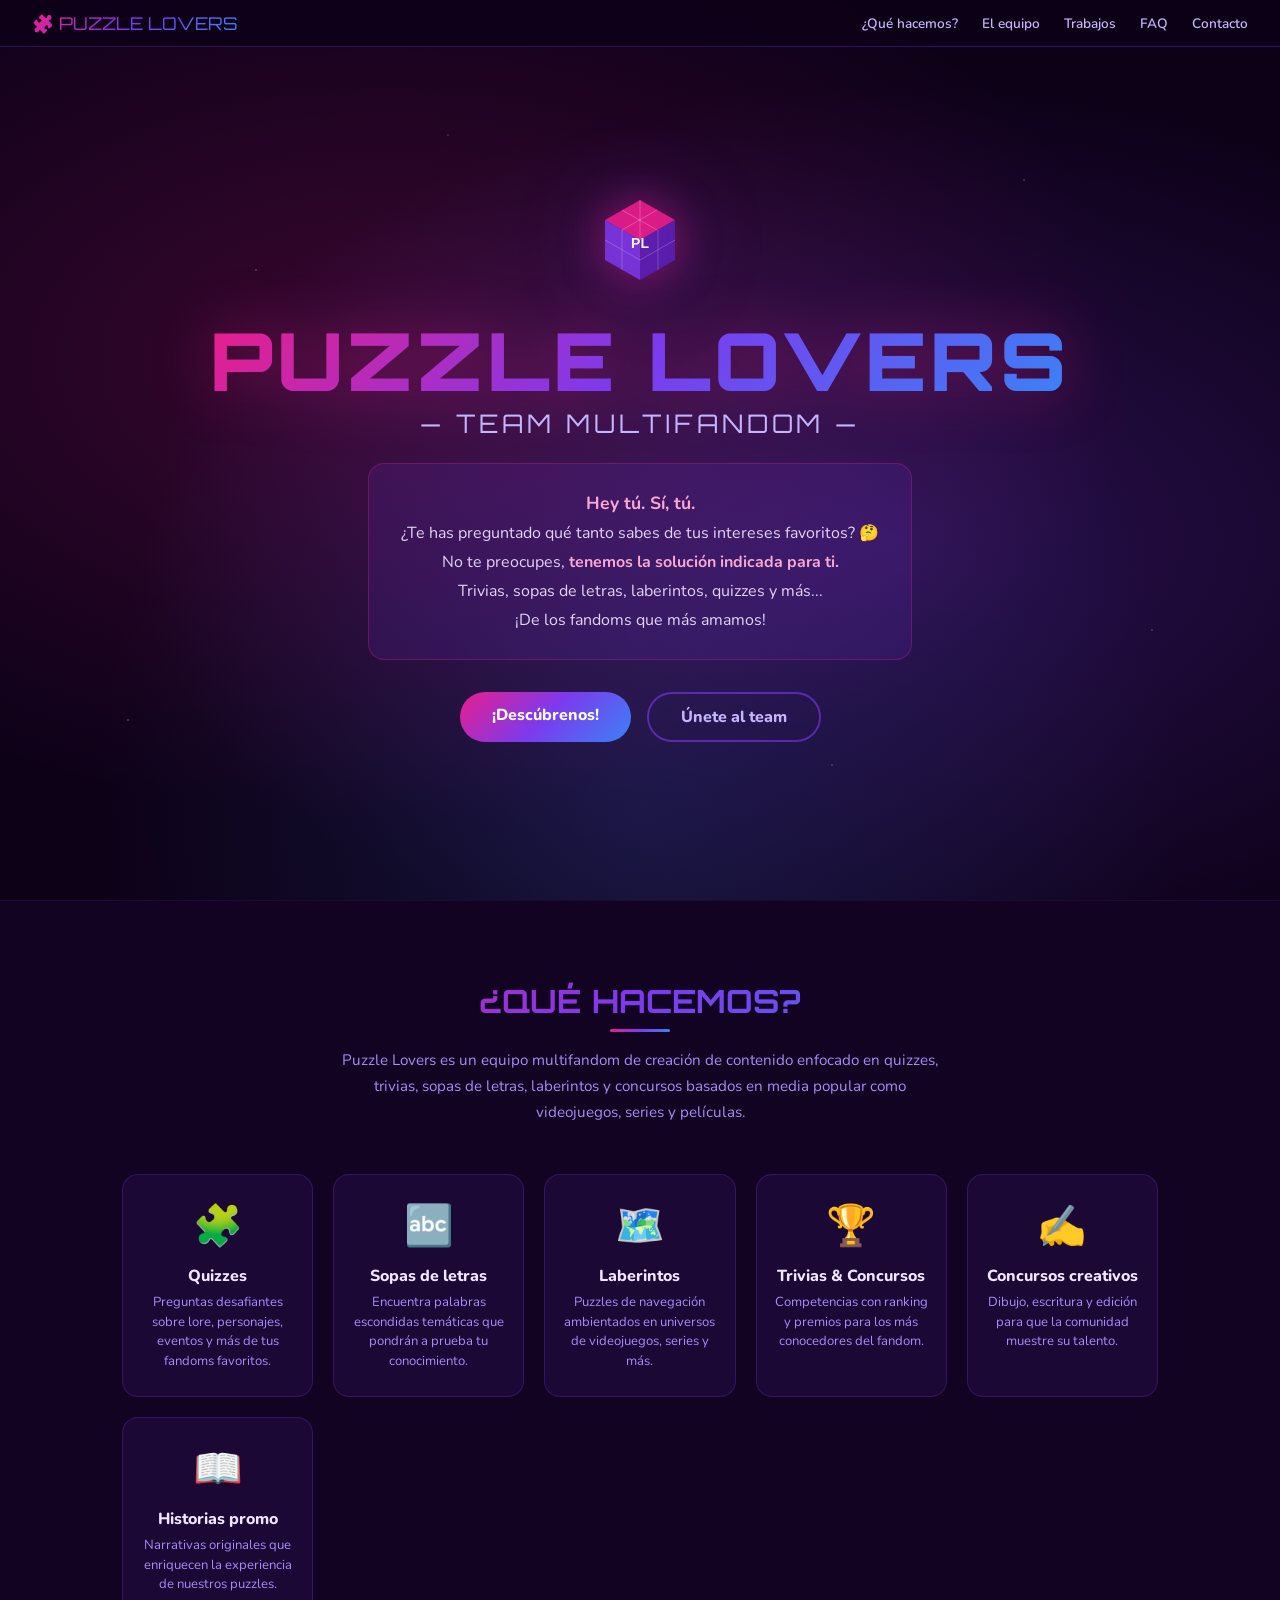
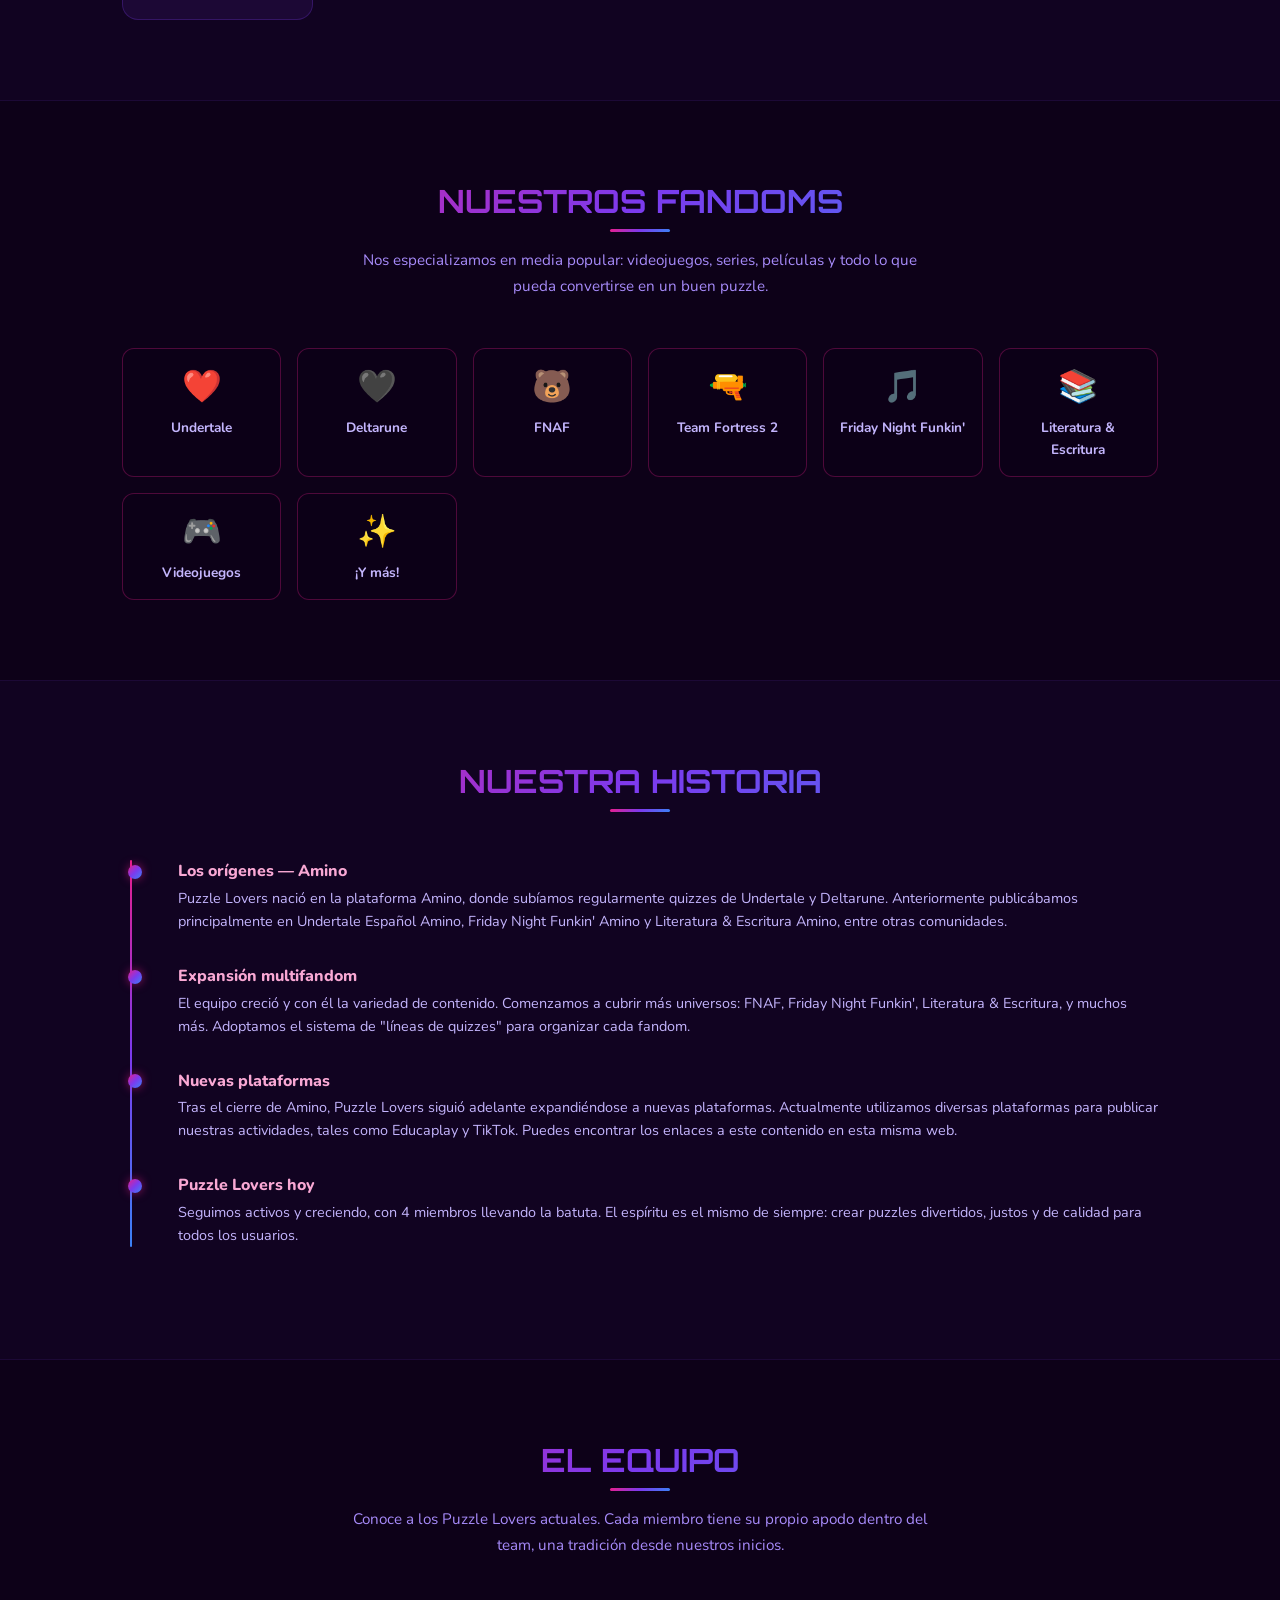
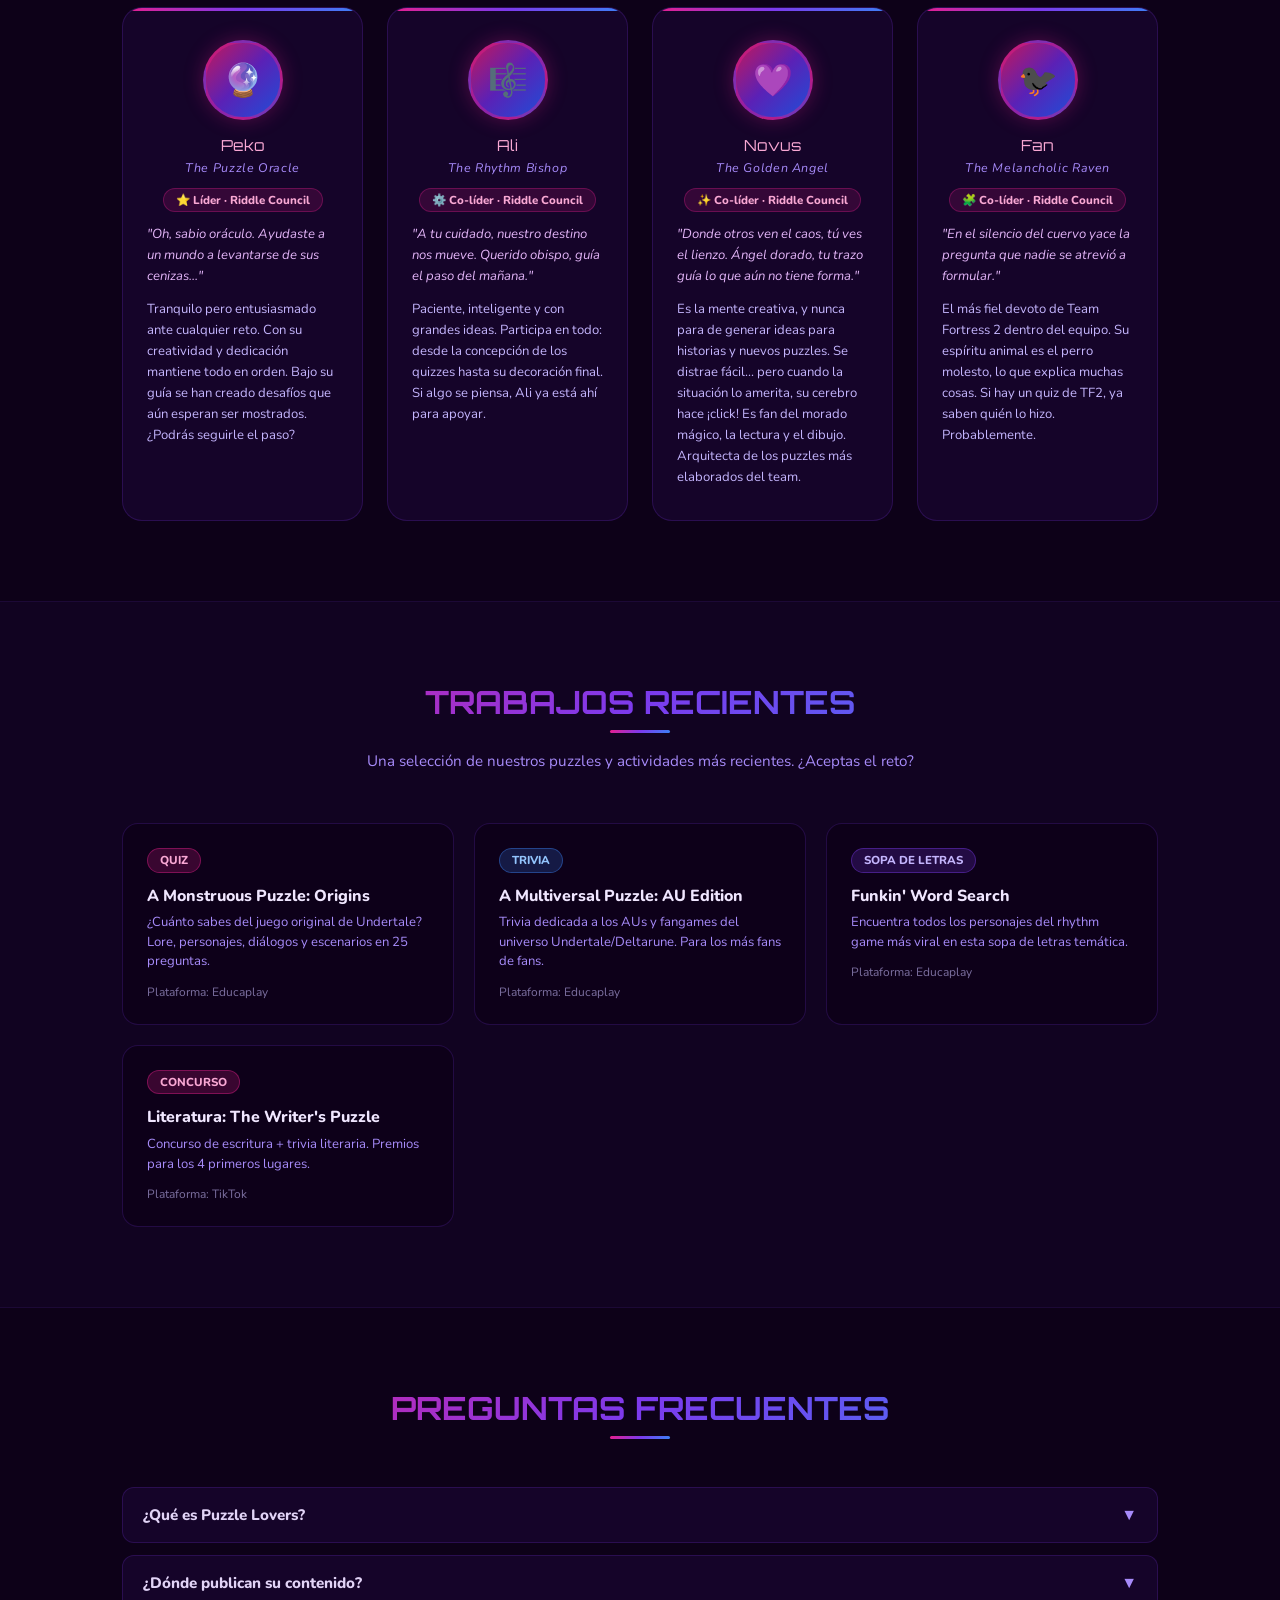
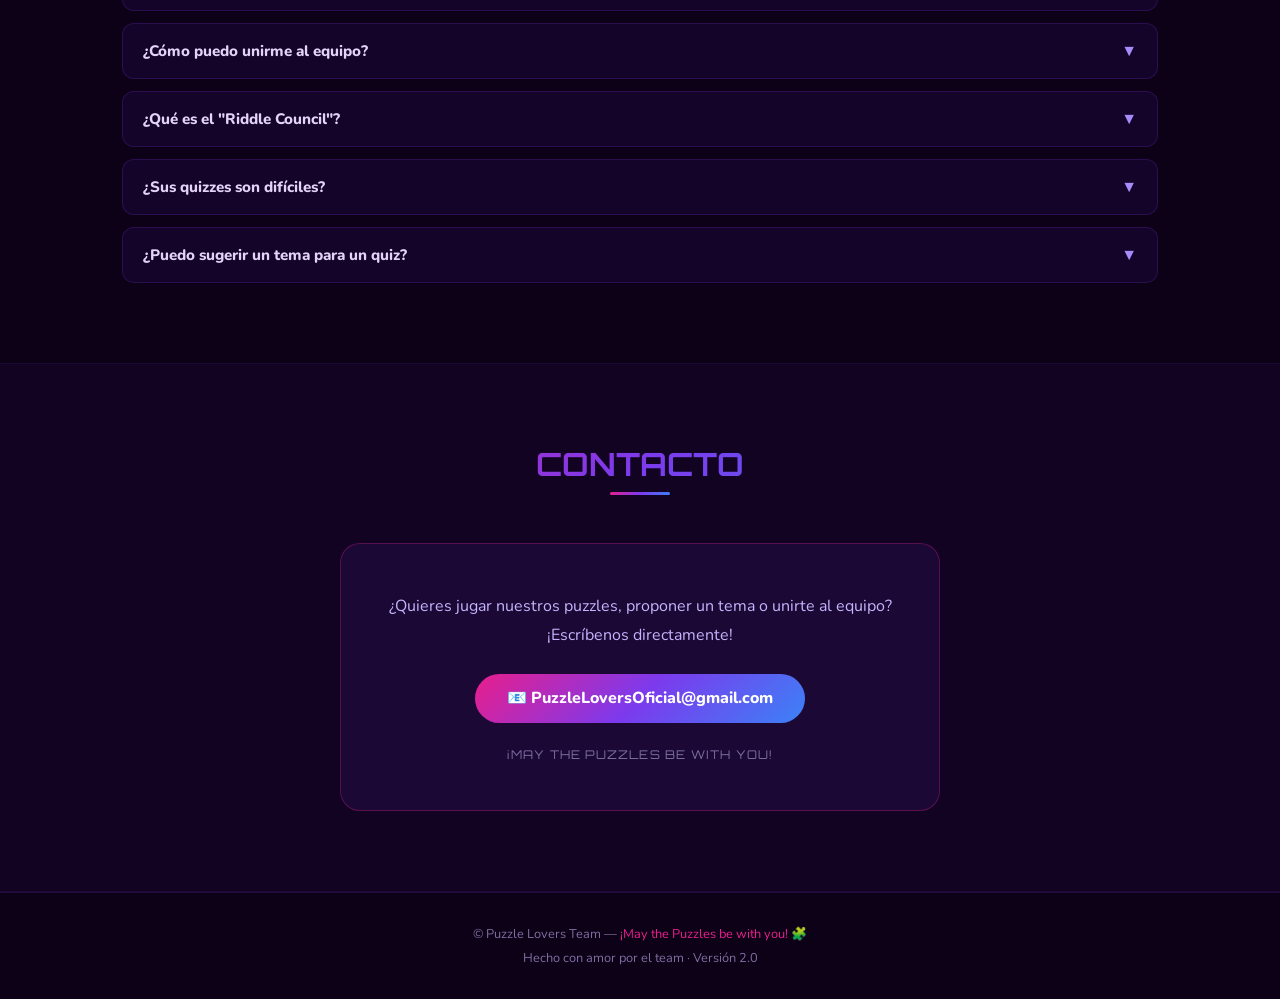
<file: index.html>
<!DOCTYPE html>
<html lang="es">
<head>
<meta charset="UTF-8">
<meta name="viewport" content="width=device-width, initial-scale=1.0">
<title>Puzzle Lovers</title>
<style>
  @import url('https://fonts.googleapis.com/css2?family=Orbitron:wght@700;900&family=Nunito:wght@400;600;700;800&display=swap');

  :root {
    --pl-pink: #e91e8c;
    --pl-purple: #7c3aed;
    --pl-blue: #3b82f6;
    --pl-deep: #1a0533;
    --pl-grad: linear-gradient(135deg, #e91e8c 0%, #7c3aed 50%, #3b82f6 100%);
    --pl-grad2: linear-gradient(135deg, #c2185b 0%, #5b21b6 50%, #1d4ed8 100%);
  }

  * { margin: 0; padding: 0; box-sizing: border-box; }

  body {
    font-family: 'Nunito', sans-serif;
    background: #0d0118;
    color: #f0e6ff;
    overflow-x: hidden;
  }

  nav {
    position: fixed; top: 0; width: 100%; z-index: 100;
    background: rgba(13,1,24,0.85);
    backdrop-filter: blur(12px);
    border-bottom: 1px solid rgba(124,58,237,0.3);
    padding: 0.75rem 2rem;
    display: flex; align-items: center; justify-content: space-between;
  }
  .nav-logo {
    font-family: 'Orbitron', monospace;
    font-size: 1.1rem;
    background: var(--pl-grad);
    -webkit-background-clip: text; -webkit-text-fill-color: transparent;
    background-clip: text;
  }
  .nav-links { display: flex; gap: 1.5rem; list-style: none; }
  .nav-links a { color: #c4b5fd; text-decoration: none; font-size: 0.85rem; font-weight: 600; transition: color 0.2s; }
  .nav-links a:hover { color: #e91e8c; }

  #hero {
    min-height: 100vh;
    display: flex; flex-direction: column; align-items: center; justify-content: center;
    text-align: center;
    padding: 6rem 2rem 4rem;
    position: relative; overflow: hidden;
  }
  .hero-bg {
    position: absolute; inset: 0;
    background: radial-gradient(ellipse at 30% 40%, rgba(233,30,140,0.2) 0%, transparent 60%),
                radial-gradient(ellipse at 70% 60%, rgba(124,58,237,0.25) 0%, transparent 60%),
                radial-gradient(ellipse at 50% 90%, rgba(59,130,246,0.15) 0%, transparent 60%);
  }
  .hero-stars {
    position: absolute; inset: 0;
    background-image:
      radial-gradient(1px 1px at 20% 30%, rgba(255,255,255,0.6) 0%, transparent 100%),
      radial-gradient(1px 1px at 80% 20%, rgba(255,255,255,0.5) 0%, transparent 100%),
      radial-gradient(1px 1px at 50% 60%, rgba(255,255,255,0.4) 0%, transparent 100%),
      radial-gradient(1px 1px at 10% 80%, rgba(255,255,255,0.6) 0%, transparent 100%),
      radial-gradient(1px 1px at 90% 70%, rgba(255,255,255,0.5) 0%, transparent 100%),
      radial-gradient(1px 1px at 35% 15%, rgba(255,255,255,0.4) 0%, transparent 100%),
      radial-gradient(1px 1px at 65% 85%, rgba(255,255,255,0.5) 0%, transparent 100%);
  }
  .logo-wrap { position: relative; z-index: 1; margin-bottom: 1.5rem; }
  .logo-cube {
    width: 100px; height: 100px;
    filter: drop-shadow(0 0 20px rgba(233,30,140,0.5)) drop-shadow(0 0 40px rgba(124,58,237,0.3));
    animation: float 3s ease-in-out infinite;
  }
  @keyframes float { 0%,100% { transform: translateY(0px); } 50% { transform: translateY(-10px); } }

  .hero-title {
    position: relative; z-index: 1;
    font-family: 'Orbitron', monospace;
    font-size: clamp(2.5rem, 8vw, 5rem); font-weight: 900;
    background: var(--pl-grad);
    -webkit-background-clip: text; -webkit-text-fill-color: transparent; background-clip: text;
    letter-spacing: 0.05em; line-height: 1; margin-bottom: 0.4rem;
    filter: drop-shadow(0 0 30px rgba(233,30,140,0.4));
  }
  .hero-subtitle-tag {
    position: relative; z-index: 1;
    font-family: 'Orbitron', monospace;
    font-size: clamp(1rem, 3vw, 1.6rem); color: #c4b5fd;
    margin-bottom: 1.5rem; letter-spacing: 0.15em;
  }
  .hero-text-box {
    position: relative; z-index: 1;
    background: rgba(124,58,237,0.12);
    border: 1px solid rgba(233,30,140,0.3); border-radius: 16px;
    padding: 1.5rem 2rem; max-width: 560px; margin: 0 auto 2rem;
    font-size: 1rem; line-height: 1.8; color: #e2d4f7;
  }
  .hero-text-box .typewriter-line { color: #f9a8d4; font-weight: 700; font-size: 1.1rem; }
  .hero-btns { position: relative; z-index: 1; display: flex; gap: 1rem; flex-wrap: wrap; justify-content: center; }
  .btn-primary {
    padding: 0.75rem 2rem; background: var(--pl-grad); border: none; border-radius: 50px;
    color: #fff; font-family: 'Nunito', sans-serif; font-size: 1rem; font-weight: 800; cursor: pointer;
    transition: transform 0.2s, box-shadow 0.2s; text-decoration: none;
  }
  .btn-primary:hover { transform: translateY(-2px); box-shadow: 0 8px 30px rgba(233,30,140,0.4); }
  .btn-secondary {
    padding: 0.75rem 2rem; background: transparent;
    border: 2px solid rgba(124,58,237,0.6); border-radius: 50px;
    color: #c4b5fd; font-family: 'Nunito', sans-serif; font-size: 1rem; font-weight: 800;
    cursor: pointer; transition: all 0.2s; text-decoration: none;
  }
  .btn-secondary:hover { background: rgba(124,58,237,0.2); border-color: var(--pl-purple); }

  section { padding: 5rem 2rem; max-width: 1100px; margin: 0 auto; }
  .section-title {
    font-family: 'Orbitron', monospace;
    font-size: clamp(1.4rem, 4vw, 2rem);
    background: var(--pl-grad);
    -webkit-background-clip: text; -webkit-text-fill-color: transparent; background-clip: text;
    text-align: center; margin-bottom: 0.5rem;
  }
  .section-divider { width: 60px; height: 3px; background: var(--pl-grad); border-radius: 2px; margin: 0 auto 3rem; }
  .section-intro { text-align: center; color: #a78bfa; font-size: 0.95rem; max-width: 600px; margin: -2rem auto 3rem; line-height: 1.7; }
  .section-bg-alt { background: rgba(124,58,237,0.04); border-top: 1px solid rgba(124,58,237,0.1); border-bottom: 1px solid rgba(124,58,237,0.1); }

  .activities-grid { display: grid; grid-template-columns: repeat(auto-fit, minmax(160px, 1fr)); gap: 1.25rem; }
  .activity-card {
    background: rgba(124,58,237,0.1); border: 1px solid rgba(124,58,237,0.25); border-radius: 16px;
    padding: 1.5rem 1rem; text-align: center; transition: transform 0.2s, border-color 0.2s, box-shadow 0.2s; cursor: default;
  }
  .activity-card:hover { transform: translateY(-4px); border-color: var(--pl-pink); box-shadow: 0 8px 30px rgba(233,30,140,0.2); }
  .activity-icon { font-size: 2.5rem; margin-bottom: 0.75rem; display: block; }
  .activity-card h3 { font-size: 1rem; font-weight: 800; color: #f0e6ff; margin-bottom: 0.4rem; }
  .activity-card p { font-size: 0.82rem; color: #a78bfa; line-height: 1.5; }

  .fandoms-grid { display: grid; grid-template-columns: repeat(auto-fit, minmax(140px, 1fr)); gap: 1rem; }
  .fandom-badge {
    background: rgba(13,1,24,0.8); border: 1px solid rgba(233,30,140,0.3); border-radius: 12px;
    padding: 1rem; text-align: center; transition: all 0.2s;
  }
  .fandom-badge:hover { border-color: var(--pl-pink); box-shadow: 0 0 20px rgba(233,30,140,0.25); }
  .fandom-badge .fandom-icon { font-size: 2rem; display: block; margin-bottom: 0.5rem; }
  .fandom-badge span { font-size: 0.85rem; font-weight: 700; color: #c4b5fd; }

  .history-timeline { position: relative; padding-left: 2rem; }
  .history-timeline::before {
    content: ''; position: absolute; left: 0.5rem; top: 0; bottom: 0;
    width: 2px; background: var(--pl-grad); border-radius: 2px;
  }
  .timeline-item { position: relative; margin-bottom: 2rem; padding-left: 1.5rem; }
  .timeline-dot {
    position: absolute; left: -1.65rem; top: 0.3rem;
    width: 14px; height: 14px; border-radius: 50%;
    background: var(--pl-grad); box-shadow: 0 0 10px rgba(233,30,140,0.6);
  }
  .timeline-item h3 { font-size: 1rem; font-weight: 800; color: #f9a8d4; margin-bottom: 0.3rem; }
  .timeline-item p { font-size: 0.9rem; color: #c4b5fd; line-height: 1.6; }

  /* TEAM - estilo anterior con avatar grande arriba */
  .team-grid { display: grid; grid-template-columns: repeat(auto-fit, minmax(220px, 1fr)); gap: 1.5rem; }
  .member-card {
    background: rgba(124,58,237,0.08); border: 1px solid rgba(124,58,237,0.2);
    border-radius: 20px; padding: 2rem 1.5rem; text-align: center;
    transition: all 0.3s; position: relative; overflow: hidden;
  }
  .member-card::before {
    content: ''; position: absolute; top: 0; left: 0; right: 0; height: 3px;
    background: var(--pl-grad);
  }
  .member-card:hover { transform: translateY(-5px); border-color: rgba(233,30,140,0.4); box-shadow: 0 15px 40px rgba(124,58,237,0.2); }
  .member-avatar {
    width: 80px; height: 80px; border-radius: 50%; margin: 0 auto 1rem;
    display: flex; align-items: center; justify-content: center; font-size: 2rem;
    background: var(--pl-grad2); border: 3px solid rgba(233,30,140,0.4);
    box-shadow: 0 0 20px rgba(233,30,140,0.3);
  }
  .member-name { font-family: 'Orbitron', monospace; font-size: 0.95rem; color: #f9a8d4; margin-bottom: 0.25rem; }
  .member-title { font-size: 0.78rem; color: #a78bfa; letter-spacing: 0.05em; margin-bottom: 0.75rem; font-style: italic; }
  .member-gen {
    display: inline-block; padding: 0.2rem 0.75rem; border-radius: 50px;
    font-size: 0.72rem; font-weight: 800;
    background: rgba(233,30,140,0.15); border: 1px solid rgba(233,30,140,0.3);
    color: #f9a8d4; margin-bottom: 0.75rem;
  }
  .member-desc { font-size: 0.82rem; color: #c4b5fd; line-height: 1.6; text-align: left; }
  .member-desc em { color: #e2b4f7; display: block; margin-bottom: 0.75rem; font-style: italic; }

  .works-grid { display: grid; grid-template-columns: repeat(auto-fit, minmax(280px, 1fr)); gap: 1.25rem; }
  .work-card {
    background: rgba(13,1,24,0.8); border: 1px solid rgba(124,58,237,0.2);
    border-radius: 16px; padding: 1.5rem; transition: all 0.2s;
  }
  .work-card:hover { border-color: var(--pl-pink); transform: translateY(-3px); }
  .work-tag { display: inline-block; padding: 0.2rem 0.75rem; border-radius: 50px; font-size: 0.72rem; font-weight: 800; margin-bottom: 0.75rem; }
  .tag-quiz { background: rgba(233,30,140,0.2); color: #f9a8d4; border: 1px solid rgba(233,30,140,0.4); }
  .tag-trivia { background: rgba(59,130,246,0.2); color: #93c5fd; border: 1px solid rgba(59,130,246,0.4); }
  .tag-sopa { background: rgba(124,58,237,0.2); color: #c4b5fd; border: 1px solid rgba(124,58,237,0.4); }
  .work-card h3 { font-size: 1rem; font-weight: 800; color: #f0e6ff; margin-bottom: 0.4rem; }
  .work-card p { font-size: 0.82rem; color: #a78bfa; line-height: 1.5; }
  .work-meta { font-size: 0.75rem; color: #7c6fa0; margin-top: 0.75rem; }

  .faq-list { display: flex; flex-direction: column; gap: 0.75rem; }
  .faq-item { background: rgba(124,58,237,0.08); border: 1px solid rgba(124,58,237,0.2); border-radius: 12px; overflow: hidden; }
  .faq-question {
    padding: 1rem 1.25rem; font-weight: 800; font-size: 0.95rem; color: #e2d4f7;
    cursor: pointer; display: flex; justify-content: space-between; align-items: center; user-select: none;
  }
  .faq-question:hover { color: #f9a8d4; }
  .faq-arrow { transition: transform 0.3s; color: #a78bfa; font-size: 1rem; }
  .faq-answer {
    max-height: 0; overflow: hidden; transition: max-height 0.3s ease, padding 0.3s;
    font-size: 0.88rem; color: #c4b5fd; line-height: 1.7; padding: 0 1.25rem;
  }
  .faq-item.open .faq-answer { max-height: 220px; padding: 0 1.25rem 1rem; }
  .faq-item.open .faq-arrow { transform: rotate(180deg); }

  .contact-box {
    background: rgba(124,58,237,0.1); border: 1px solid rgba(233,30,140,0.3); border-radius: 20px;
    padding: 3rem 2rem; text-align: center; max-width: 600px; margin: 0 auto;
  }
  .contact-box p { color: #c4b5fd; font-size: 1rem; line-height: 1.8; margin-bottom: 1.5rem; }
  .contact-email {
    display: inline-block; padding: 0.85rem 2rem; background: var(--pl-grad); border-radius: 50px;
    color: #fff; font-weight: 800; font-size: 1rem; text-decoration: none; transition: transform 0.2s, box-shadow 0.2s;
  }
  .contact-email:hover { transform: translateY(-2px); box-shadow: 0 8px 30px rgba(233,30,140,0.4); }
  .contact-tagline { font-family: 'Orbitron', monospace; font-size: 0.75rem; color: #7c6fa0; margin-top: 1.5rem; letter-spacing: 0.1em; }

  footer { border-top: 1px solid rgba(124,58,237,0.2); padding: 2rem; text-align: center; font-size: 0.8rem; color: #7c6fa0; }
  footer span { color: #e91e8c; }
</style>
</head>
<body>

<nav>
  <div class="nav-logo">🧩 PUZZLE LOVERS</div>
  <ul class="nav-links">
    <li><a href="#quehacemos">¿Qué hacemos?</a></li>
    <li><a href="#equipo">El equipo</a></li>
    <li><a href="#trabajos">Trabajos</a></li>
    <li><a href="#faq">FAQ</a></li>
    <li><a href="#contacto">Contacto</a></li>
  </ul>
</nav>

<div id="hero">
  <div class="hero-bg"></div>
  <div class="hero-stars"></div>
  <div class="logo-wrap">
    <svg class="logo-cube" viewBox="0 0 100 100" xmlns="http://www.w3.org/2000/svg">
      <defs>
        <linearGradient id="g1" x1="0%" y1="0%" x2="100%" y2="100%">
          <stop offset="0%" stop-color="#e91e8c"/>
          <stop offset="50%" stop-color="#7c3aed"/>
          <stop offset="100%" stop-color="#3b82f6"/>
        </linearGradient>
      </defs>
      <polygon points="50,10 85,30 50,50 15,30" fill="#e91e8c" opacity="0.9"/>
      <polygon points="15,30 50,50 50,90 15,70" fill="#7c3aed" opacity="0.85"/>
      <polygon points="85,30 50,50 50,90 85,70" fill="#5b21b6" opacity="0.9"/>
      <line x1="50" y1="10" x2="50" y2="50" stroke="rgba(255,255,255,0.3)" stroke-width="0.8"/>
      <line x1="32" y1="20" x2="67" y2="40" stroke="rgba(255,255,255,0.3)" stroke-width="0.8"/>
      <line x1="67" y1="20" x2="32" y2="40" stroke="rgba(255,255,255,0.3)" stroke-width="0.8"/>
      <line x1="15" y1="50" x2="50" y2="70" stroke="rgba(255,255,255,0.25)" stroke-width="0.8"/>
      <line x1="32" y1="40" x2="32" y2="80" stroke="rgba(255,255,255,0.25)" stroke-width="0.8"/>
      <line x1="85" y1="50" x2="50" y2="70" stroke="rgba(255,255,255,0.25)" stroke-width="0.8"/>
      <line x1="68" y1="40" x2="68" y2="80" stroke="rgba(255,255,255,0.25)" stroke-width="0.8"/>
      <text x="50" y="58" text-anchor="middle" font-family="Arial Black, sans-serif" font-weight="900" font-size="14" fill="white" opacity="0.95">PL</text>
    </svg>
  </div>
  <h1 class="hero-title">PUZZLE LOVERS</h1>
  <div class="hero-subtitle-tag">— TEAM MULTIFANDOM —</div>
  <div class="hero-text-box">
    <p class="typewriter-line">Hey tú. Sí, tú.</p>
    <p>¿Te has preguntado qué tanto sabes de tus intereses favoritos? 🤔<br>
    No te preocupes, <strong style="color:#f9a8d4">tenemos la solución indicada para ti.</strong><br>
    Trivias, sopas de letras, laberintos, quizzes y más...<br>
    ¡De los fandoms que más amamos!</p>
  </div>
  <div class="hero-btns">
    <a href="#quehacemos" class="btn-primary">¡Descúbrenos!</a>
    <a href="#contacto" class="btn-secondary">Únete al team</a>
  </div>
</div>

<div class="section-bg-alt">
<section id="quehacemos">
  <h2 class="section-title">¿QUÉ HACEMOS?</h2>
  <div class="section-divider"></div>
  <p class="section-intro">Puzzle Lovers es un equipo multifandom de creación de contenido enfocado en quizzes, trivias, sopas de letras, laberintos y concursos basados en media popular como videojuegos, series y películas.</p>
  <div class="activities-grid">
    <div class="activity-card"><span class="activity-icon">🧩</span><h3>Quizzes</h3><p>Preguntas desafiantes sobre lore, personajes, eventos y más de tus fandoms favoritos.</p></div>
    <div class="activity-card"><span class="activity-icon">🔤</span><h3>Sopas de letras</h3><p>Encuentra palabras escondidas temáticas que pondrán a prueba tu conocimiento.</p></div>
    <div class="activity-card"><span class="activity-icon">🗺️</span><h3>Laberintos</h3><p>Puzzles de navegación ambientados en universos de videojuegos, series y más.</p></div>
    <div class="activity-card"><span class="activity-icon">🏆</span><h3>Trivias & Concursos</h3><p>Competencias con ranking y premios para los más conocedores del fandom.</p></div>
    <div class="activity-card"><span class="activity-icon">✍️</span><h3>Concursos creativos</h3><p>Dibujo, escritura y edición para que la comunidad muestre su talento.</p></div>
    <div class="activity-card"><span class="activity-icon">📖</span><h3>Historias promo</h3><p>Narrativas originales que enriquecen la experiencia de nuestros puzzles.</p></div>
  </div>
</section>
</div>

<section id="fandoms">
  <h2 class="section-title">NUESTROS FANDOMS</h2>
  <div class="section-divider"></div>
  <p class="section-intro">Nos especializamos en media popular: videojuegos, series, películas y todo lo que pueda convertirse en un buen puzzle.</p>
  <div class="fandoms-grid">
    <div class="fandom-badge"><span class="fandom-icon">❤️</span><span>Undertale</span></div>
    <div class="fandom-badge"><span class="fandom-icon">🖤</span><span>Deltarune</span></div>
    <div class="fandom-badge"><span class="fandom-icon">🐻</span><span>FNAF</span></div>
    <div class="fandom-badge"><span class="fandom-icon">🔫</span><span>Team Fortress 2</span></div>
    <div class="fandom-badge"><span class="fandom-icon">🎵</span><span>Friday Night Funkin'</span></div>
    <div class="fandom-badge"><span class="fandom-icon">📚</span><span>Literatura & Escritura</span></div>
    <div class="fandom-badge"><span class="fandom-icon">🎮</span><span>Videojuegos</span></div>
    <div class="fandom-badge"><span class="fandom-icon">✨</span><span>¡Y más!</span></div>
  </div>
</section>

<div class="section-bg-alt">
<section id="historia">
  <h2 class="section-title">NUESTRA HISTORIA</h2>
  <div class="section-divider"></div>
  <div class="history-timeline">
    <div class="timeline-item">
      <div class="timeline-dot"></div>
      <h3>Los orígenes — Amino</h3>
      <p>Puzzle Lovers nació en la plataforma Amino, donde subíamos regularmente quizzes de Undertale y Deltarune. Anteriormente publicábamos principalmente en Undertale Español Amino, Friday Night Funkin' Amino y Literatura & Escritura Amino, entre otras comunidades.</p>
    </div>
    <div class="timeline-item">
      <div class="timeline-dot"></div>
      <h3>Expansión multifandom</h3>
      <p>El equipo creció y con él la variedad de contenido. Comenzamos a cubrir más universos: FNAF, Friday Night Funkin', Literatura & Escritura, y muchos más. Adoptamos el sistema de "líneas de quizzes" para organizar cada fandom.</p>
    </div>
    <div class="timeline-item">
      <div class="timeline-dot"></div>
      <h3>Nuevas plataformas</h3>
      <p>Tras el cierre de Amino, Puzzle Lovers siguió adelante expandiéndose a nuevas plataformas. Actualmente utilizamos diversas plataformas para publicar nuestras actividades, tales como Educaplay y TikTok. Puedes encontrar los enlaces a este contenido en esta misma web.</p>
    </div>
    <div class="timeline-item">
      <div class="timeline-dot"></div>
      <h3>Puzzle Lovers hoy</h3>
      <p>Seguimos activos y creciendo, con 4 miembros llevando la batuta. El espíritu es el mismo de siempre: crear puzzles divertidos, justos y de calidad para todos los usuarios.</p>
    </div>
  </div>
</section>
</div>

<section id="equipo">
  <h2 class="section-title">EL EQUIPO</h2>
  <div class="section-divider"></div>
  <p class="section-intro">Conoce a los Puzzle Lovers actuales. Cada miembro tiene su propio apodo dentro del team, una tradición desde nuestros inicios.</p>
  <div class="team-grid">
    <div class="member-card">
      <div class="member-avatar">🔮</div>
      <div class="member-name">Peko</div>
      <div class="member-title">The Puzzle Oracle</div>
      <div class="member-gen">⭐ Líder · Riddle Council</div>
      <p class="member-desc"><em>"Oh, sabio oráculo. Ayudaste a un mundo a levantarse de sus cenizas..."</em>
      Tranquilo pero entusiasmado ante cualquier reto. Con su creatividad y dedicación mantiene todo en orden. Bajo su guía se han creado desafíos que aún esperan ser mostrados. ¿Podrás seguirle el paso?</p>
    </div>
    <div class="member-card">
      <div class="member-avatar">🎼</div>
      <div class="member-name">Ali</div>
      <div class="member-title">The Rhythm Bishop</div>
      <div class="member-gen">⚙️ Co-líder · Riddle Council</div>
      <p class="member-desc"><em>"A tu cuidado, nuestro destino nos mueve. Querido obispo, guía el paso del mañana."</em>
      Paciente, inteligente y con grandes ideas. Participa en todo: desde la concepción de los quizzes hasta su decoración final. Si algo se piensa, Ali ya está ahí para apoyar.</p>
    </div>
    <div class="member-card">
      <div class="member-avatar">💜</div>
      <div class="member-name">Novus</div>
      <div class="member-title">The Golden Angel</div>
      <div class="member-gen">✨ Co-líder · Riddle Council</div>
      <p class="member-desc"><em>"Donde otros ven el caos, tú ves el lienzo. Ángel dorado, tu trazo guía lo que aún no tiene forma."</em>
      Es la mente creativa, y nunca para de generar ideas para historias y nuevos puzzles. Se distrae fácil... pero cuando la situación lo amerita, su cerebro hace ¡click! Es fan del morado mágico, la lectura y el dibujo. Arquitecta de los puzzles más elaborados del team.</p>
    </div>
    <div class="member-card">
      <div class="member-avatar">🐦‍⬛</div>
      <div class="member-name">Fan</div>
      <div class="member-title">The Melancholic Raven</div>
      <div class="member-gen">🧩 Co-líder · Riddle Council</div>
      <p class="member-desc"><em>"En el silencio del cuervo yace la pregunta que nadie se atrevió a formular."</em>
      El más fiel devoto de Team Fortress 2 dentro del equipo. Su espíritu animal es el perro molesto, lo que explica muchas cosas. Si hay un quiz de TF2, ya saben quién lo hizo. Probablemente.</p>
    </div>
  </div>
</section>

<div class="section-bg-alt">
<section id="trabajos">
  <h2 class="section-title">TRABAJOS RECIENTES</h2>
  <div class="section-divider"></div>
  <p class="section-intro">Una selección de nuestros puzzles y actividades más recientes. ¿Aceptas el reto?</p>
  <div class="works-grid">
    <div class="work-card">
      <span class="work-tag tag-quiz">QUIZ</span>
      <h3>A Monstruous Puzzle: Origins</h3>
      <p>¿Cuánto sabes del juego original de Undertale? Lore, personajes, diálogos y escenarios en 25 preguntas.</p>
      <div class="work-meta">Plataforma: Educaplay</div>
    </div>
    <div class="work-card">
      <span class="work-tag tag-trivia">TRIVIA</span>
      <h3>A Multiversal Puzzle: AU Edition</h3>
      <p>Trivia dedicada a los AUs y fangames del universo Undertale/Deltarune. Para los más fans de fans.</p>
      <div class="work-meta">Plataforma: Educaplay</div>
    </div>
    <div class="work-card">
      <span class="work-tag tag-sopa">SOPA DE LETRAS</span>
      <h3>Funkin' Word Search</h3>
      <p>Encuentra todos los personajes del rhythm game más viral en esta sopa de letras temática.</p>
      <div class="work-meta">Plataforma: Educaplay</div>
    </div>
    <div class="work-card">
      <span class="work-tag tag-quiz">CONCURSO</span>
      <h3>Literatura: The Writer's Puzzle</h3>
      <p>Concurso de escritura + trivia literaria. Premios para los 4 primeros lugares.</p>
      <div class="work-meta">Plataforma: TikTok</div>
    </div>
  </div>
</section>
</div>

<section id="faq">
  <h2 class="section-title">PREGUNTAS FRECUENTES</h2>
  <div class="section-divider"></div>
  <div class="faq-list">
    <div class="faq-item">
      <div class="faq-question" onclick="toggleFaq(this)">¿Qué es Puzzle Lovers? <span class="faq-arrow">▼</span></div>
      <div class="faq-answer">Puzzle Lovers es un equipo multifandom de creación de contenido enfocado en quizzes, trivias, sopas de letras, laberintos y concursos basados en media popular como videojuegos, series y películas.</div>
    </div>
    <div class="faq-item">
      <div class="faq-question" onclick="toggleFaq(this)">¿Dónde publican su contenido? <span class="faq-arrow">▼</span></div>
      <div class="faq-answer">Actualmente publicamos en plataformas como Educaplay y TikTok. Anteriormente residíamos en Amino, donde publicábamos en comunidades como Undertale Español Amino, Friday Night Funkin' Amino y Literatura & Escritura Amino, entre otras.</div>
    </div>
    <div class="faq-item">
      <div class="faq-question" onclick="toggleFaq(this)">¿Cómo puedo unirme al equipo? <span class="faq-arrow">▼</span></div>
      <div class="faq-answer">Regularmente abrimos reclutamientos. Los nuevos miembros pasan por un tiempo de prueba de aproximadamente una semana, durante el cual deben ser activos, cooperar en la planificación de quizzes, aportar al menos 5 ideas y completar un proyecto propio. ¡Contáctanos para más información!</div>
    </div>
    <div class="faq-item">
      <div class="faq-question" onclick="toggleFaq(this)">¿Qué es el "Riddle Council"? <span class="faq-arrow">▼</span></div>
      <div class="faq-answer">El Riddle Council son los encargados de coordinar al equipo general. Por lo general se conforman por un presidente, un vicepresidente y dos auxiliares ayudantes. Son quienes toman las decisiones sobre las actividades oficiales del team.</div>
    </div>
    <div class="faq-item">
      <div class="faq-question" onclick="toggleFaq(this)">¿Sus quizzes son difíciles? <span class="faq-arrow">▼</span></div>
      <div class="faq-answer">¡Intentamos que sean justos! Evitamos preguntas imposibles o diseñadas para hacer perder al jugador. La meta es que sean complejas, desafiantes y sobre todo... ¡divertidas de responder!</div>
    </div>
    <div class="faq-item">
      <div class="faq-question" onclick="toggleFaq(this)">¿Puedo sugerir un tema para un quiz? <span class="faq-arrow">▼</span></div>
      <div class="faq-answer">¡Por supuesto! De hecho, es norma del equipo que "el que propone, dirige". Si tienes una idea y quieres liderarla, ¡contáctanos! Tu idea podría convertirse en el próximo proyecto oficial de Puzzle Lovers.</div>
    </div>
  </div>
</section>

<div class="section-bg-alt">
<section id="contacto">
  <h2 class="section-title">CONTACTO</h2>
  <div class="section-divider"></div>
  <div class="contact-box">
    <p>¿Quieres jugar nuestros puzzles, proponer un tema o unirte al equipo?<br>
    ¡Escríbenos directamente!</p>
    <a href="mailto:PuzzleLoversOficial@gmail.com" class="contact-email">📧 PuzzleLoversOficial@gmail.com</a>
    <div class="contact-tagline">¡MAY THE PUZZLES BE WITH YOU!</div>
  </div>
</section>
</div>

<footer>
  <p>© Puzzle Lovers Team — <span>¡May the Puzzles be with you!</span> 🧩</p>
  <p style="margin-top:0.4rem">Hecho con amor por el team · Versión 2.0</p>
</footer>

<script>
function toggleFaq(el) {
  const item = el.parentElement;
  const isOpen = item.classList.contains('open');
  document.querySelectorAll('.faq-item').forEach(i => i.classList.remove('open'));
  if (!isOpen) item.classList.add('open');
}
document.querySelectorAll('a[href^="#"]').forEach(a => {
  a.addEventListener('click', e => {
    e.preventDefault();
    const target = document.querySelector(a.getAttribute('href'));
    if (target) target.scrollIntoView({ behavior: 'smooth', block: 'start' });
  });
});
</script>
</body>
</html>
</file>
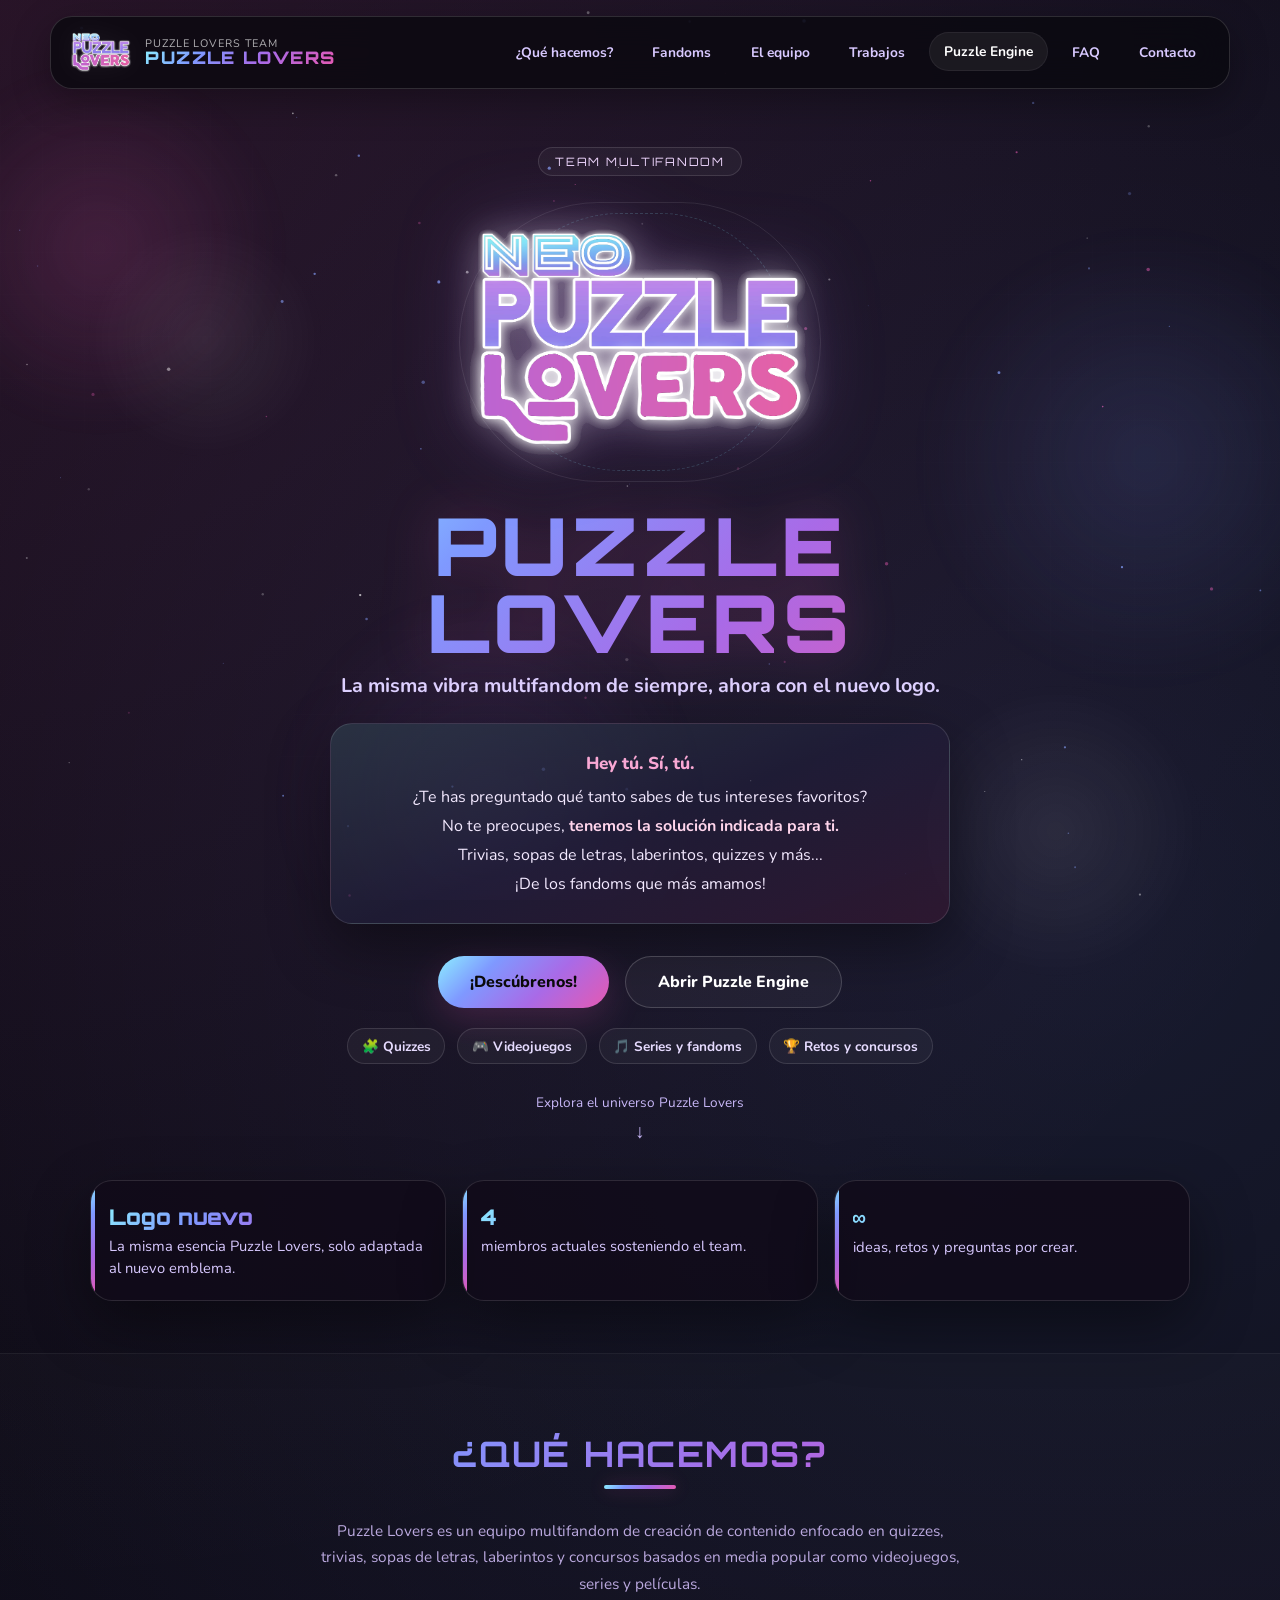
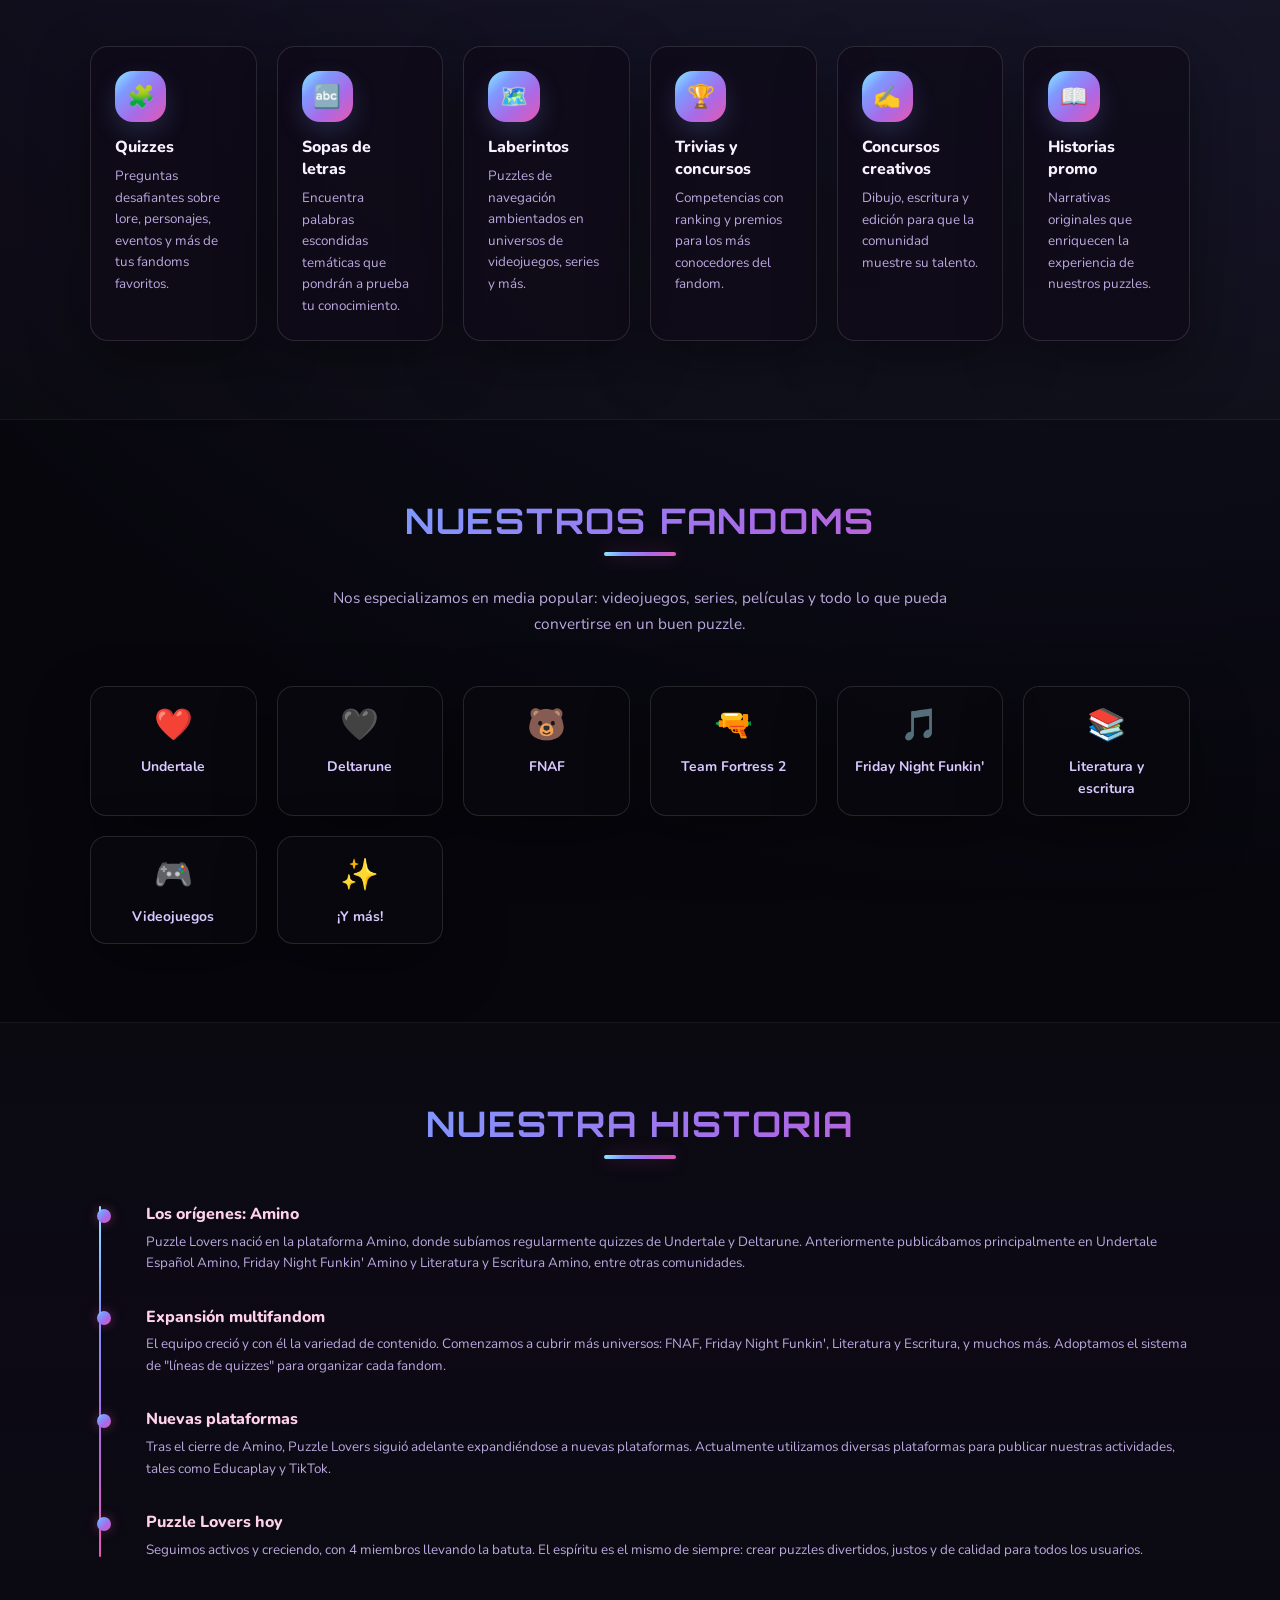
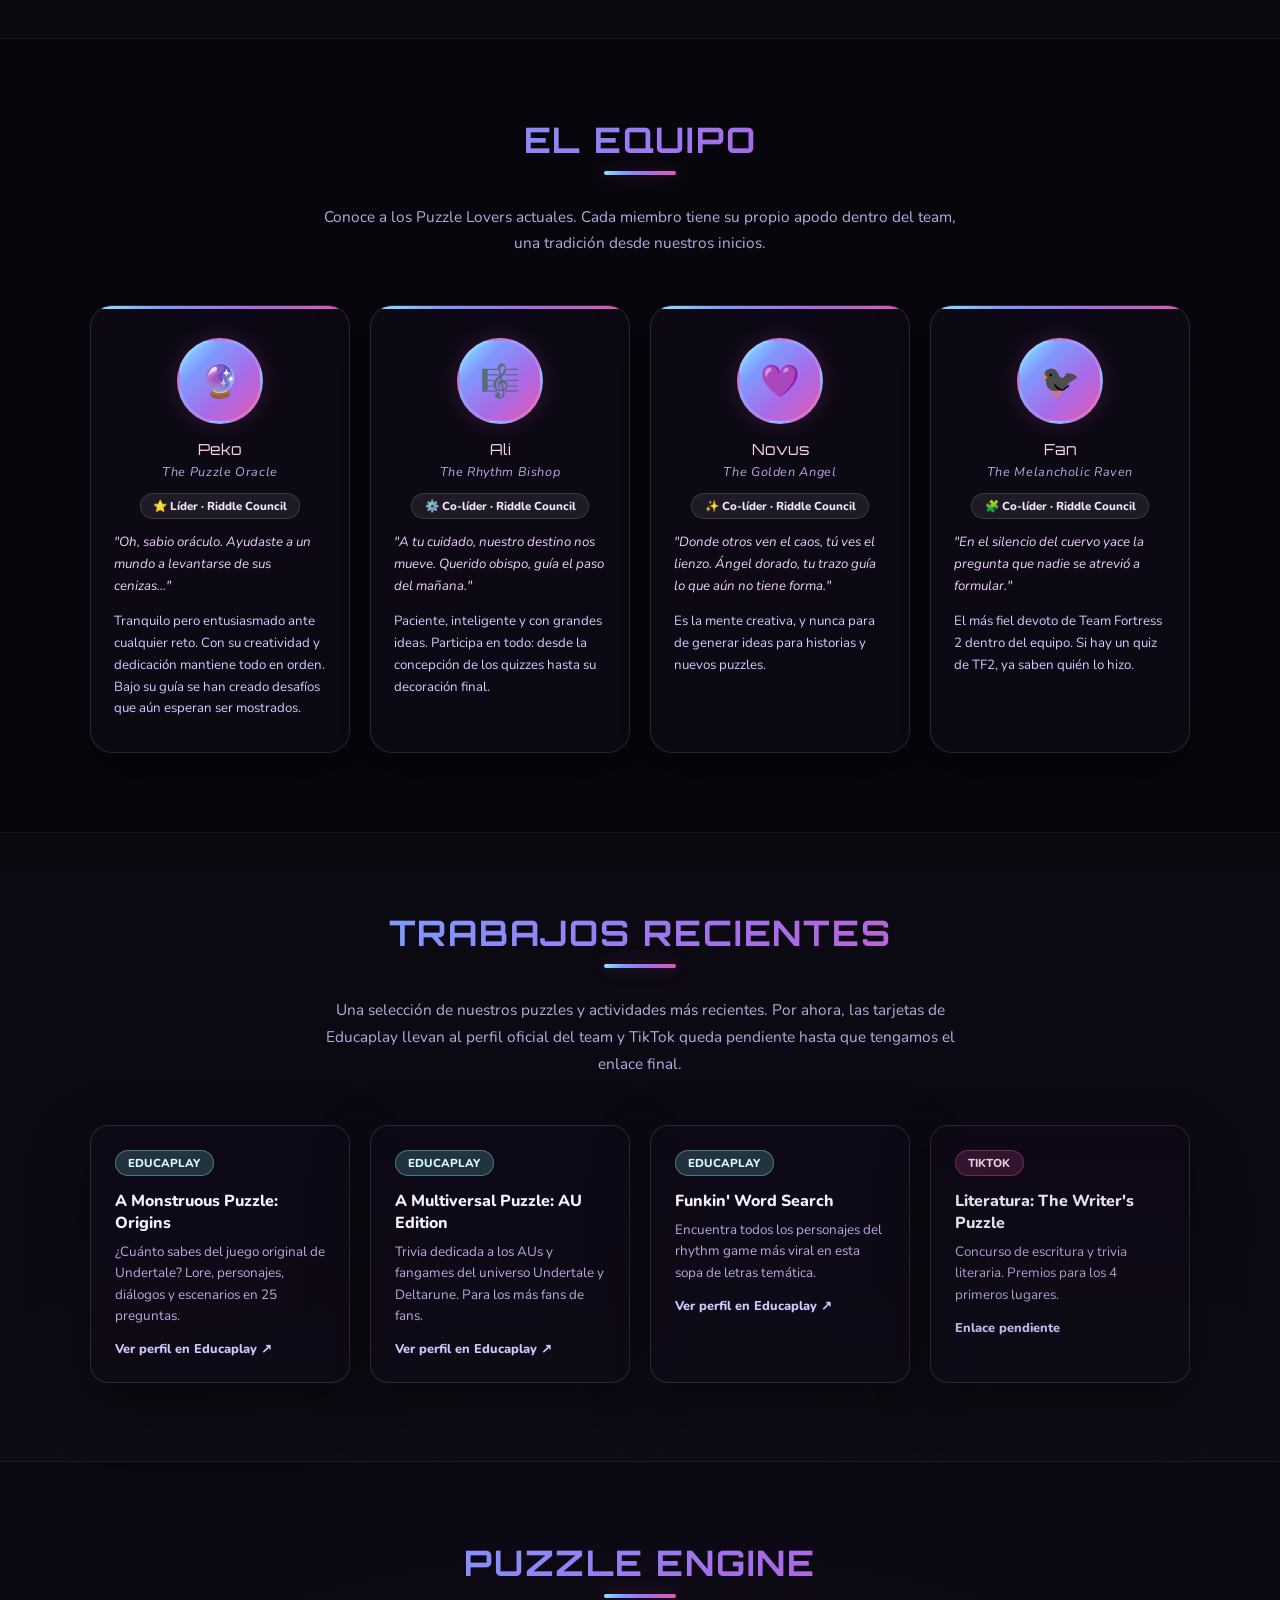
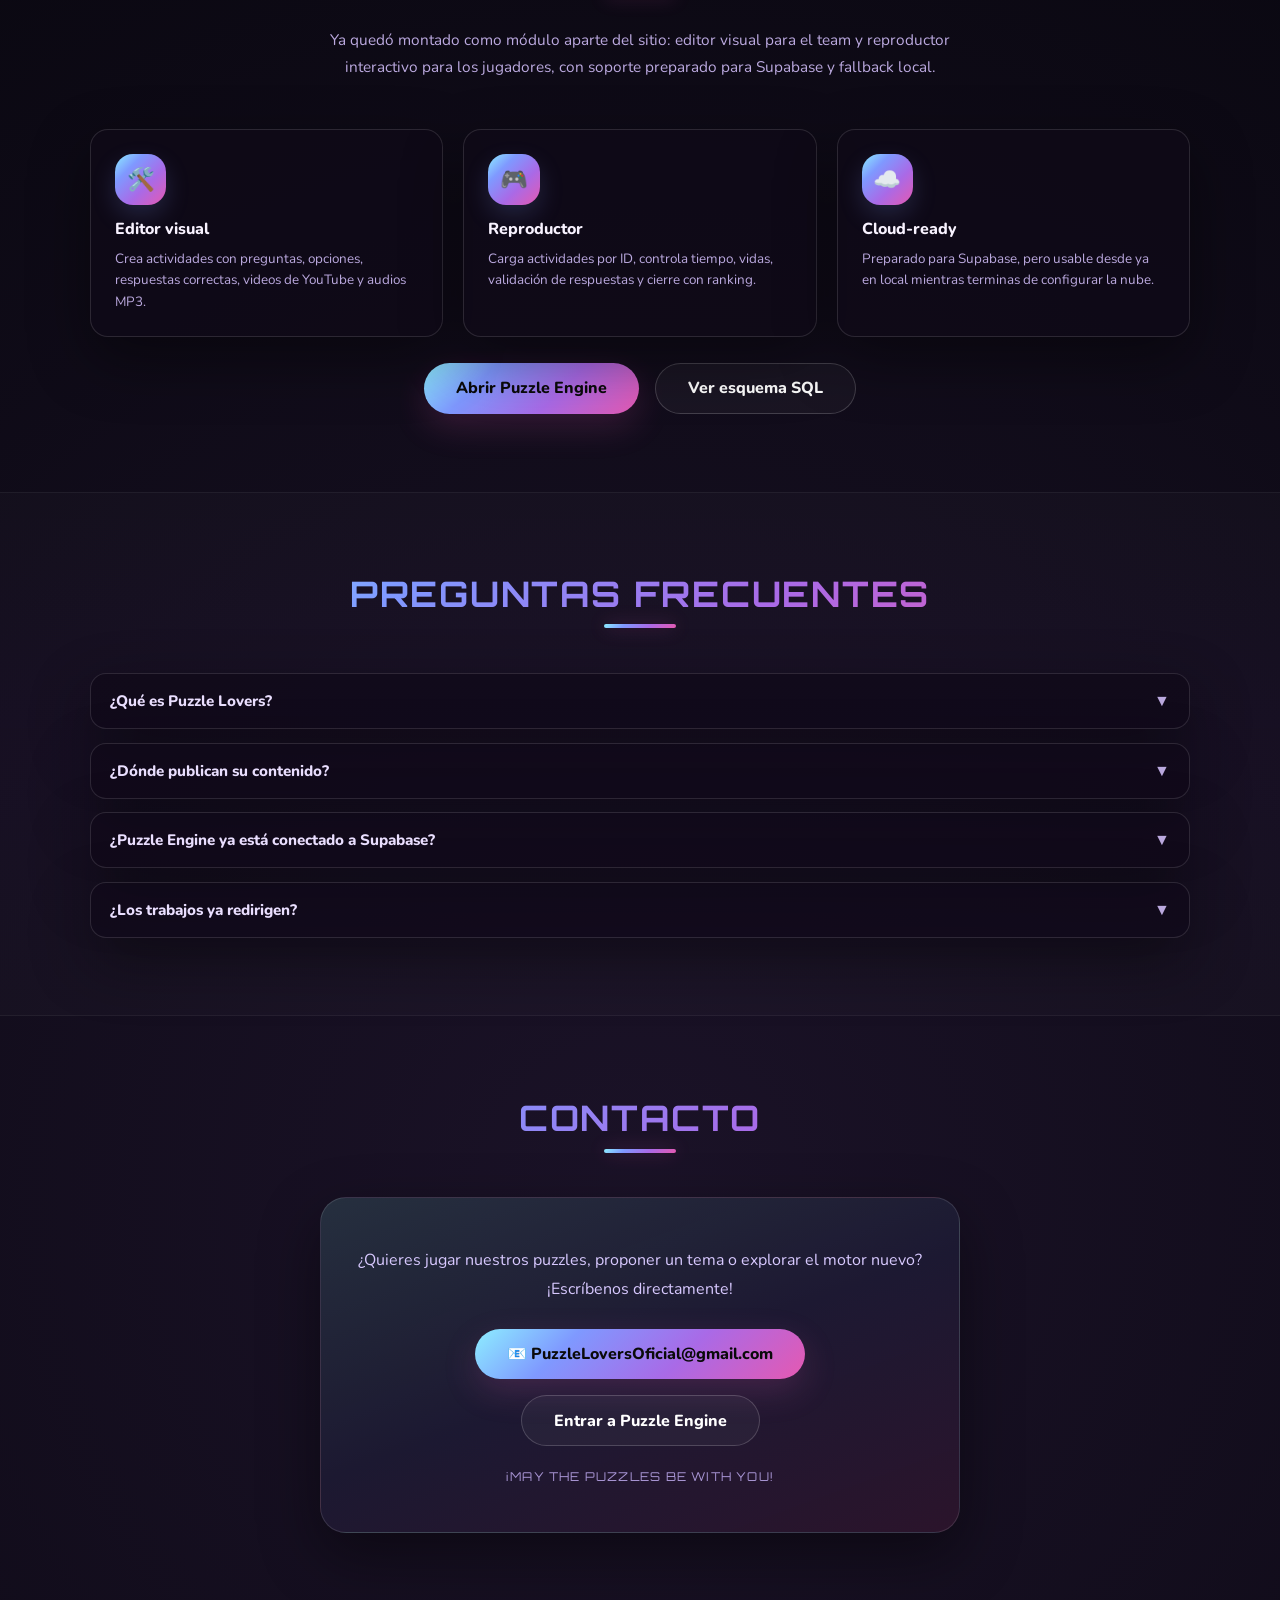
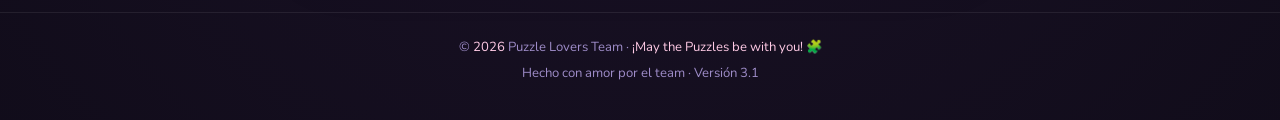
<file: docs/index.html>
<!DOCTYPE html>
<html lang="es">
<head>
  <meta charset="UTF-8">
  <meta name="viewport" content="width=device-width, initial-scale=1.0">
  <meta
    name="description"
    content="Puzzle Lovers es un equipo multifandom dedicado a quizzes, trivias, sopas de letras, laberintos y retos para fans de videojuegos, series y películas."
  >
  <title>Puzzle Lovers</title>
  <link rel="preconnect" href="https://fonts.googleapis.com">
  <link rel="preconnect" href="https://fonts.gstatic.com" crossorigin>
  <link
    href="https://fonts.googleapis.com/css2?family=Orbitron:wght@700;900&family=Nunito:wght@400;600;700;800&display=swap"
    rel="stylesheet"
  >
  <link rel="stylesheet" href="styles.css">
</head>
<body>
  <div class="site-bg" aria-hidden="true">
    <canvas class="starfield" id="starfield"></canvas>
    <div class="bg-orb bg-orb-a"></div>
    <div class="bg-orb bg-orb-b"></div>
    <div class="bg-orb bg-orb-c"></div>
    <div class="bg-grid"></div>
    <div class="ambient-particles" id="ambient-particles"></div>
    <div class="cursor-glow" id="cursor-glow"></div>
  </div>

  <div class="scroll-progress" id="scroll-progress" aria-hidden="true"></div>

  <header class="site-header">
    <nav class="site-nav" aria-label="Principal">
      <a class="nav-logo" href="#hero" aria-label="Ir al inicio de Puzzle Lovers">
        <img
          class="nav-logo-image"
          src="assets/logo-neo-puzzle-lovers-cropped.png"
          alt="Logo Puzzle Lovers"
        >
        <span class="nav-logo-copy">
          <span class="nav-logo-eyebrow">Puzzle Lovers Team</span>
          <span class="nav-logo-text">PUZZLE LOVERS</span>
        </span>
      </a>

      <button
        class="nav-toggle"
        id="nav-toggle"
        type="button"
        aria-expanded="false"
        aria-controls="primary-nav"
        aria-label="Abrir menú"
      >
        <span></span>
        <span></span>
        <span></span>
      </button>

      <ul class="nav-links" id="primary-nav">
        <li><a href="#quehacemos">¿Qué hacemos?</a></li>
        <li><a href="#fandoms">Fandoms</a></li>
        <li><a href="#equipo">El equipo</a></li>
        <li><a href="#trabajos">Trabajos</a></li>
        <li><a href="#puzzle-engine">Puzzle Engine</a></li>
        <li><a href="#faq">FAQ</a></li>
        <li><a href="#contacto">Contacto</a></li>
      </ul>
    </nav>
  </header>

  <main>
    <section id="hero" class="hero">
      <div class="hero-spark hero-spark-a" aria-hidden="true"></div>
      <div class="hero-spark hero-spark-b" aria-hidden="true"></div>

      <div class="hero-content reveal">
        <div class="hero-kicker">Team multifandom</div>

        <div class="logo-wrap" id="hero-logo-wrap">
          <div class="logo-ring logo-ring-a" aria-hidden="true"></div>
          <div class="logo-ring logo-ring-b" aria-hidden="true"></div>
          <img
            id="hero-logo"
            class="hero-logo"
            src="assets/logo-neo-puzzle-lovers-cropped.png"
            alt="Logo Puzzle Lovers"
          >
        </div>

        <h1 class="hero-title">PUZZLE LOVERS</h1>
        <p class="hero-subtitle">La misma vibra multifandom de siempre, ahora con el nuevo logo.</p>

        <div class="hero-text-box">
          <p class="typewriter-line">Hey tú. Sí, tú.</p>
          <p>
            ¿Te has preguntado qué tanto sabes de tus intereses favoritos?<br>
            No te preocupes, <strong>tenemos la solución indicada para ti.</strong><br>
            Trivias, sopas de letras, laberintos, quizzes y más...<br>
            ¡De los fandoms que más amamos!
          </p>
        </div>

        <div class="hero-btns">
          <a href="#quehacemos" class="btn-primary">¡Descúbrenos!</a>
          <a href="engine/index.html" class="btn-secondary">Abrir Puzzle Engine</a>
        </div>

        <ul class="hero-pills" aria-label="Áreas del team">
          <li>🧩 Quizzes</li>
          <li>🎮 Videojuegos</li>
          <li>🎵 Series y fandoms</li>
          <li>🏆 Retos y concursos</li>
        </ul>

        <a class="scroll-cue" href="#quehacemos">
          <span>Explora el universo Puzzle Lovers</span>
          <span class="scroll-cue-arrow">↓</span>
        </a>
      </div>
    </section>

    <section class="signal-strip reveal" aria-label="Señas de identidad del proyecto">
          <article class="signal-card">
            <span class="signal-value">Logo nuevo</span>
            <span class="signal-label">La misma esencia Puzzle Lovers, solo adaptada al nuevo emblema.</span>
          </article>
      <article class="signal-card">
        <span class="signal-value">4</span>
        <span class="signal-label">miembros actuales sosteniendo el team.</span>
      </article>
      <article class="signal-card">
        <span class="signal-value">∞</span>
        <span class="signal-label">ideas, retos y preguntas por crear.</span>
      </article>
    </section>

    <section id="quehacemos" class="content-section content-section-alt reveal" aria-labelledby="quehacemos-title">
      <div class="section-inner">
        <h2 class="section-title" id="quehacemos-title">¿QUÉ HACEMOS?</h2>
        <div class="section-divider"></div>
        <p class="section-intro">
          Puzzle Lovers es un equipo multifandom de creación de contenido enfocado en quizzes, trivias,
          sopas de letras, laberintos y concursos basados en media popular como videojuegos, series y películas.
        </p>

        <div class="activities-grid">
          <article class="activity-card">
            <span class="activity-icon">🧩</span>
            <h3>Quizzes</h3>
            <p>Preguntas desafiantes sobre lore, personajes, eventos y más de tus fandoms favoritos.</p>
          </article>
          <article class="activity-card">
            <span class="activity-icon">🔤</span>
            <h3>Sopas de letras</h3>
            <p>Encuentra palabras escondidas temáticas que pondrán a prueba tu conocimiento.</p>
          </article>
          <article class="activity-card">
            <span class="activity-icon">🗺️</span>
            <h3>Laberintos</h3>
            <p>Puzzles de navegación ambientados en universos de videojuegos, series y más.</p>
          </article>
          <article class="activity-card">
            <span class="activity-icon">🏆</span>
            <h3>Trivias y concursos</h3>
            <p>Competencias con ranking y premios para los más conocedores del fandom.</p>
          </article>
          <article class="activity-card">
            <span class="activity-icon">✍️</span>
            <h3>Concursos creativos</h3>
            <p>Dibujo, escritura y edición para que la comunidad muestre su talento.</p>
          </article>
          <article class="activity-card">
            <span class="activity-icon">📖</span>
            <h3>Historias promo</h3>
            <p>Narrativas originales que enriquecen la experiencia de nuestros puzzles.</p>
          </article>
        </div>
      </div>
    </section>

    <section id="fandoms" class="content-section reveal" aria-labelledby="fandoms-title">
      <div class="section-inner">
        <h2 class="section-title" id="fandoms-title">NUESTROS FANDOMS</h2>
        <div class="section-divider"></div>
        <p class="section-intro">
          Nos especializamos en media popular: videojuegos, series, películas y todo lo que pueda
          convertirse en un buen puzzle.
        </p>

        <div class="fandoms-grid">
          <article class="fandom-badge"><span class="fandom-icon">❤️</span><span>Undertale</span></article>
          <article class="fandom-badge"><span class="fandom-icon">🖤</span><span>Deltarune</span></article>
          <article class="fandom-badge"><span class="fandom-icon">🐻</span><span>FNAF</span></article>
          <article class="fandom-badge"><span class="fandom-icon">🔫</span><span>Team Fortress 2</span></article>
          <article class="fandom-badge"><span class="fandom-icon">🎵</span><span>Friday Night Funkin'</span></article>
          <article class="fandom-badge"><span class="fandom-icon">📚</span><span>Literatura y escritura</span></article>
          <article class="fandom-badge"><span class="fandom-icon">🎮</span><span>Videojuegos</span></article>
          <article class="fandom-badge"><span class="fandom-icon">✨</span><span>¡Y más!</span></article>
        </div>
      </div>
    </section>

    <section id="historia" class="content-section content-section-alt reveal" aria-labelledby="historia-title">
      <div class="section-inner">
        <h2 class="section-title" id="historia-title">NUESTRA HISTORIA</h2>
        <div class="section-divider"></div>

        <div class="history-timeline">
          <article class="timeline-item">
            <div class="timeline-dot"></div>
            <h3>Los orígenes: Amino</h3>
            <p>
              Puzzle Lovers nació en la plataforma Amino, donde subíamos regularmente quizzes de
              Undertale y Deltarune. Anteriormente publicábamos principalmente en Undertale Español Amino,
              Friday Night Funkin' Amino y Literatura y Escritura Amino, entre otras comunidades.
            </p>
          </article>

          <article class="timeline-item">
            <div class="timeline-dot"></div>
            <h3>Expansión multifandom</h3>
            <p>
              El equipo creció y con él la variedad de contenido. Comenzamos a cubrir más universos:
              FNAF, Friday Night Funkin', Literatura y Escritura, y muchos más. Adoptamos el sistema de
              "líneas de quizzes" para organizar cada fandom.
            </p>
          </article>

          <article class="timeline-item">
            <div class="timeline-dot"></div>
            <h3>Nuevas plataformas</h3>
            <p>
              Tras el cierre de Amino, Puzzle Lovers siguió adelante expandiéndose a nuevas plataformas.
              Actualmente utilizamos diversas plataformas para publicar nuestras actividades, tales como
              Educaplay y TikTok.
            </p>
          </article>

          <article class="timeline-item">
            <div class="timeline-dot"></div>
            <h3>Puzzle Lovers hoy</h3>
            <p>
              Seguimos activos y creciendo, con 4 miembros llevando la batuta. El espíritu es el mismo
              de siempre: crear puzzles divertidos, justos y de calidad para todos los usuarios.
            </p>
          </article>
        </div>
      </div>
    </section>

    <section id="equipo" class="content-section reveal" aria-labelledby="equipo-title">
      <div class="section-inner">
        <h2 class="section-title" id="equipo-title">EL EQUIPO</h2>
        <div class="section-divider"></div>
        <p class="section-intro">
          Conoce a los Puzzle Lovers actuales. Cada miembro tiene su propio apodo dentro del team,
          una tradición desde nuestros inicios.
        </p>

        <div class="team-grid">
          <article class="member-card">
            <div class="member-avatar">🔮</div>
            <div class="member-name">Peko</div>
            <div class="member-title">The Puzzle Oracle</div>
            <div class="member-gen">⭐ Líder · Riddle Council</div>
            <p class="member-desc">
              <em>"Oh, sabio oráculo. Ayudaste a un mundo a levantarse de sus cenizas..."</em>
              Tranquilo pero entusiasmado ante cualquier reto. Con su creatividad y dedicación mantiene
              todo en orden. Bajo su guía se han creado desafíos que aún esperan ser mostrados.
            </p>
          </article>

          <article class="member-card">
            <div class="member-avatar">🎼</div>
            <div class="member-name">Ali</div>
            <div class="member-title">The Rhythm Bishop</div>
            <div class="member-gen">⚙️ Co-líder · Riddle Council</div>
            <p class="member-desc">
              <em>"A tu cuidado, nuestro destino nos mueve. Querido obispo, guía el paso del mañana."</em>
              Paciente, inteligente y con grandes ideas. Participa en todo: desde la concepción de los
              quizzes hasta su decoración final.
            </p>
          </article>

          <article class="member-card">
            <div class="member-avatar">💜</div>
            <div class="member-name">Novus</div>
            <div class="member-title">The Golden Angel</div>
            <div class="member-gen">✨ Co-líder · Riddle Council</div>
            <p class="member-desc">
              <em>"Donde otros ven el caos, tú ves el lienzo. Ángel dorado, tu trazo guía lo que aún no tiene forma."</em>
              Es la mente creativa, y nunca para de generar ideas para historias y nuevos puzzles.
            </p>
          </article>

          <article class="member-card">
            <div class="member-avatar">🐦‍⬛</div>
            <div class="member-name">Fan</div>
            <div class="member-title">The Melancholic Raven</div>
            <div class="member-gen">🧩 Co-líder · Riddle Council</div>
            <p class="member-desc">
              <em>"En el silencio del cuervo yace la pregunta que nadie se atrevió a formular."</em>
              El más fiel devoto de Team Fortress 2 dentro del equipo. Si hay un quiz de TF2, ya saben quién lo hizo.
            </p>
          </article>
        </div>
      </div>
    </section>

    <section id="trabajos" class="content-section content-section-alt reveal" aria-labelledby="trabajos-title">
      <div class="section-inner">
        <h2 class="section-title" id="trabajos-title">TRABAJOS RECIENTES</h2>
        <div class="section-divider"></div>
        <p class="section-intro">
          Una selección de nuestros puzzles y actividades más recientes. Por ahora, las tarjetas de Educaplay
          llevan al perfil oficial del team y TikTok queda pendiente hasta que tengamos el enlace final.
        </p>

        <div class="works-grid">
          <a
            class="work-card"
            href="https://es.educaplay.com/usuario/12355022-puzzle/"
            target="_blank"
            rel="noreferrer"
            aria-label="Abrir perfil de Puzzle Lovers en Educaplay"
          >
            <span class="work-tag tag-educa">EDUCAPLAY</span>
            <h3>A Monstruous Puzzle: Origins</h3>
            <p>¿Cuánto sabes del juego original de Undertale? Lore, personajes, diálogos y escenarios en 25 preguntas.</p>
            <div class="work-meta">Ver perfil en Educaplay ↗</div>
          </a>

          <a
            class="work-card"
            href="https://es.educaplay.com/usuario/12355022-puzzle/"
            target="_blank"
            rel="noreferrer"
            aria-label="Abrir perfil de Puzzle Lovers en Educaplay"
          >
            <span class="work-tag tag-educa">EDUCAPLAY</span>
            <h3>A Multiversal Puzzle: AU Edition</h3>
            <p>Trivia dedicada a los AUs y fangames del universo Undertale y Deltarune. Para los más fans de fans.</p>
            <div class="work-meta">Ver perfil en Educaplay ↗</div>
          </a>

          <a
            class="work-card"
            href="https://es.educaplay.com/usuario/12355022-puzzle/"
            target="_blank"
            rel="noreferrer"
            aria-label="Abrir perfil de Puzzle Lovers en Educaplay"
          >
            <span class="work-tag tag-educa">EDUCAPLAY</span>
            <h3>Funkin' Word Search</h3>
            <p>Encuentra todos los personajes del rhythm game más viral en esta sopa de letras temática.</p>
            <div class="work-meta">Ver perfil en Educaplay ↗</div>
          </a>

          <article
            class="work-card work-card-pending"
            aria-label="Trabajo de TikTok pendiente"
          >
            <span class="work-tag tag-tiktok">TIKTOK</span>
            <h3>Literatura: The Writer's Puzzle</h3>
            <p>Concurso de escritura y trivia literaria. Premios para los 4 primeros lugares.</p>
            <div class="work-meta">Enlace pendiente</div>
          </article>
        </div>
      </div>
    </section>

    <section id="puzzle-engine" class="content-section reveal" aria-labelledby="engine-title">
      <div class="section-inner">
        <h2 class="section-title" id="engine-title">PUZZLE ENGINE</h2>
        <div class="section-divider"></div>
        <p class="section-intro">
          Ya quedó montado como módulo aparte del sitio: editor visual para el team y reproductor interactivo
          para los jugadores, con soporte preparado para Supabase y fallback local.
        </p>

        <div class="engine-grid">
          <article class="engine-card">
            <span class="engine-icon">🛠️</span>
            <h3>Editor visual</h3>
            <p>Crea actividades con preguntas, opciones, respuestas correctas, videos de YouTube y audios MP3.</p>
          </article>
          <article class="engine-card">
            <span class="engine-icon">🎮</span>
            <h3>Reproductor</h3>
            <p>Carga actividades por ID, controla tiempo, vidas, validación de respuestas y cierre con ranking.</p>
          </article>
          <article class="engine-card">
            <span class="engine-icon">☁️</span>
            <h3>Cloud-ready</h3>
            <p>Preparado para Supabase, pero usable desde ya en local mientras terminas de configurar la nube.</p>
          </article>
        </div>

        <div class="engine-actions">
          <a href="engine/index.html" class="btn-primary">Abrir Puzzle Engine</a>
          <a href="engine/supabase-schema.sql" class="btn-secondary">Ver esquema SQL</a>
        </div>
      </div>
    </section>

    <section id="faq" class="content-section content-section-alt reveal" aria-labelledby="faq-title">
      <div class="section-inner">
        <h2 class="section-title" id="faq-title">PREGUNTAS FRECUENTES</h2>
        <div class="section-divider"></div>

        <div class="faq-list">
          <details class="faq-item">
            <summary class="faq-question">
              <span>¿Qué es Puzzle Lovers?</span>
              <span class="faq-arrow">▼</span>
            </summary>
            <div class="faq-answer">
              Puzzle Lovers es un equipo multifandom de creación de contenido enfocado en quizzes, trivias,
              sopas de letras, laberintos y concursos basados en media popular como videojuegos, series y películas.
            </div>
          </details>

          <details class="faq-item">
            <summary class="faq-question">
              <span>¿Dónde publican su contenido?</span>
              <span class="faq-arrow">▼</span>
            </summary>
            <div class="faq-answer">
              Actualmente publicamos en plataformas como Educaplay y TikTok. Anteriormente residíamos en Amino,
              donde publicábamos en comunidades como Undertale Español Amino, Friday Night Funkin' Amino y
              Literatura y Escritura Amino, entre otras.
            </div>
          </details>

          <details class="faq-item">
            <summary class="faq-question">
              <span>¿Puzzle Engine ya está conectado a Supabase?</span>
              <span class="faq-arrow">▼</span>
            </summary>
            <div class="faq-answer">
              Las credenciales públicas ya están cargadas. El paso que falta en tu proyecto es ejecutar el esquema SQL para crear tablas, políticas y el bucket de audio.
            </div>
          </details>

          <details class="faq-item">
            <summary class="faq-question">
              <span>¿Los trabajos ya redirigen?</span>
              <span class="faq-arrow">▼</span>
            </summary>
            <div class="faq-answer">
              Sí, pero parcialmente. Educaplay ya abre el perfil oficial del team; TikTok sigue pendiente hasta que tengamos su enlace final.
            </div>
          </details>
        </div>
      </div>
    </section>

    <section id="contacto" class="content-section reveal" aria-labelledby="contacto-title">
      <div class="section-inner">
        <h2 class="section-title" id="contacto-title">CONTACTO</h2>
        <div class="section-divider"></div>

        <div class="contact-box">
          <p>
            ¿Quieres jugar nuestros puzzles, proponer un tema o explorar el motor nuevo?<br>
            ¡Escríbenos directamente!
          </p>
          <div class="contact-actions">
            <a href="mailto:PuzzleLoversOficial@gmail.com" class="contact-email">📧 PuzzleLoversOficial@gmail.com</a>
            <a href="engine/index.html" class="btn-secondary">Entrar a Puzzle Engine</a>
          </div>
          <div class="contact-tagline">¡MAY THE PUZZLES BE WITH YOU!</div>
        </div>
      </div>
    </section>
  </main>

  <footer>
    <p>© <span id="current-year">2026</span> Puzzle Lovers Team · <span>¡May the Puzzles be with you!</span> 🧩</p>
    <p class="footer-subline">Hecho con amor por el team · Versión 3.1</p>
  </footer>

  <script src="script.js"></script>
</body>
</html>
</file>
<file: docs/styles.css>
:root {
  --pl-cyan: #8deeff;
  --pl-blue: #7f99ff;
  --pl-lilac: #a96ae7;
  --pl-pink: #e559b1;
  --pl-deep: #15071f;
  --pl-void: #07060d;
  --pl-soft: #d8c9ff;
  --pl-text: #f8f2ff;
  --pl-muted: #bba9df;
  --pl-grad: linear-gradient(135deg, #8deeff 0%, #7f99ff 28%, #a96ae7 62%, #e559b1 100%);
  --pl-grad-soft: linear-gradient(160deg, rgba(141, 238, 255, 0.16), rgba(127, 153, 255, 0.1), rgba(229, 89, 177, 0.12));
  --pl-panel: rgba(17, 10, 26, 0.76);
  --pl-panel-alt: rgba(255, 255, 255, 0.04);
  --pl-border: rgba(255, 255, 255, 0.12);
  --nav-height: 84px;
  --shadow-glow: 0 22px 60px rgba(0, 0, 0, 0.42);
}

* {
  margin: 0;
  padding: 0;
  box-sizing: border-box;
}

html {
  scroll-behavior: smooth;
}

body {
  min-height: 100vh;
  overflow-x: hidden;
  color: var(--pl-text);
  font-family: "Nunito", sans-serif;
  background:
    radial-gradient(circle at top left, rgba(229, 89, 177, 0.14), transparent 24%),
    radial-gradient(circle at 85% 14%, rgba(127, 153, 255, 0.14), transparent 28%),
    radial-gradient(circle at 50% 92%, rgba(169, 106, 231, 0.12), transparent 28%),
    var(--pl-void);
}

body.nav-open {
  overflow: hidden;
}

a {
  color: inherit;
}

button,
summary {
  font: inherit;
}

main,
footer,
.site-header {
  position: relative;
  z-index: 2;
}

section[id] {
  scroll-margin-top: calc(var(--nav-height) + 1.4rem);
}

.site-bg {
  position: fixed;
  inset: 0;
  z-index: 0;
  pointer-events: none;
  overflow: hidden;
}

.starfield,
.ambient-particles,
.bg-grid,
.cursor-glow {
  position: absolute;
  inset: 0;
}

.starfield {
  opacity: 0.8;
}

.bg-orb {
  position: absolute;
  border-radius: 999px;
  filter: blur(18px);
  opacity: 0.55;
  animation: orbDrift 18s ease-in-out infinite;
}

.bg-orb-a {
  top: 8%;
  left: -6%;
  width: 22rem;
  height: 22rem;
  background: radial-gradient(circle, rgba(229, 89, 177, 0.3) 0%, transparent 72%);
}

.bg-orb-b {
  right: -7%;
  top: 26%;
  width: 28rem;
  height: 28rem;
  background: radial-gradient(circle, rgba(127, 153, 255, 0.24) 0%, transparent 72%);
  animation-delay: -6s;
}

.bg-orb-c {
  left: 22%;
  bottom: -12%;
  width: 26rem;
  height: 26rem;
  background: radial-gradient(circle, rgba(169, 106, 231, 0.22) 0%, transparent 72%);
  animation-delay: -12s;
}

.bg-grid {
  background-image:
    linear-gradient(rgba(255, 255, 255, 0.04) 1px, transparent 1px),
    linear-gradient(90deg, rgba(255, 255, 255, 0.04) 1px, transparent 1px);
  background-size: 42px 42px;
  mask-image: linear-gradient(to bottom, transparent 0%, rgba(0, 0, 0, 0.7) 18%, rgba(0, 0, 0, 0.7) 82%, transparent 100%);
  opacity: 0.22;
}

.ambient-particles {
  overflow: hidden;
}

.ambient-particles span {
  position: absolute;
  bottom: -10vh;
  left: var(--left);
  width: var(--size);
  height: var(--size);
  border-radius: 999px;
  opacity: var(--opacity);
  background:
    radial-gradient(circle at 30% 30%, rgba(255, 255, 255, 0.88), transparent 45%),
    rgba(141, 238, 255, 0.22);
  box-shadow:
    0 0 10px rgba(255, 255, 255, 0.12),
    0 0 24px rgba(169, 106, 231, 0.22);
  animation: particleRise var(--duration) linear infinite;
  animation-delay: var(--delay);
}

.cursor-glow {
  width: 22rem;
  height: 22rem;
  margin-left: -11rem;
  margin-top: -11rem;
  border-radius: 50%;
  background: radial-gradient(circle, rgba(229, 89, 177, 0.14) 0%, rgba(127, 153, 255, 0.08) 35%, transparent 72%);
  opacity: 0;
  transform: translate3d(-999px, -999px, 0);
  transition: opacity 0.25s ease;
  mix-blend-mode: screen;
}

.scroll-progress {
  position: fixed;
  top: 0;
  left: 0;
  width: 100%;
  height: 3px;
  transform: scaleX(0);
  transform-origin: left center;
  background: var(--pl-grad);
  z-index: 35;
  box-shadow: 0 0 18px rgba(229, 89, 177, 0.45);
}

.site-header {
  position: fixed;
  top: 0;
  left: 0;
  width: 100%;
  z-index: 30;
  padding: 1rem 1.2rem 0;
}

.site-nav {
  position: relative;
  max-width: 1180px;
  margin: 0 auto;
  padding: 0.85rem 1.1rem;
  display: flex;
  align-items: center;
  justify-content: space-between;
  gap: 1rem;
  border: 1px solid rgba(255, 255, 255, 0.14);
  border-radius: 22px;
  background: rgba(10, 8, 15, 0.78);
  backdrop-filter: blur(18px);
  box-shadow: 0 12px 38px rgba(0, 0, 0, 0.32);
}

.nav-logo {
  display: inline-flex;
  align-items: center;
  gap: 0.8rem;
  text-decoration: none;
  color: inherit;
}

.nav-logo-image {
  width: 4rem;
  height: auto;
  filter: drop-shadow(0 0 14px rgba(255, 255, 255, 0.06));
}

.nav-logo-copy {
  display: flex;
  flex-direction: column;
  line-height: 1.05;
}

.nav-logo-eyebrow {
  color: rgba(255, 255, 255, 0.68);
  font-size: 0.68rem;
  letter-spacing: 0.08em;
  text-transform: uppercase;
}

.nav-logo-text {
  font-family: "Orbitron", monospace;
  font-size: 1.08rem;
  font-weight: 900;
  letter-spacing: 0.08em;
  color: transparent;
  background: var(--pl-grad);
  -webkit-background-clip: text;
  background-clip: text;
}

.nav-links {
  list-style: none;
  display: flex;
  align-items: center;
  gap: 0.55rem;
}

.nav-links a {
  display: inline-flex;
  align-items: center;
  justify-content: center;
  min-height: 2.4rem;
  padding: 0.45rem 0.95rem;
  border-radius: 999px;
  color: var(--pl-soft);
  text-decoration: none;
  font-size: 0.86rem;
  font-weight: 700;
  transition:
    color 0.25s ease,
    background-color 0.25s ease,
    transform 0.25s ease,
    box-shadow 0.25s ease;
}

.nav-links a:hover,
.nav-links a.active {
  color: #fff;
  background: rgba(255, 255, 255, 0.06);
  box-shadow: 0 0 0 1px rgba(255, 255, 255, 0.06) inset;
  transform: translateY(-1px);
}

.nav-toggle {
  display: none;
  width: 3rem;
  height: 3rem;
  border: 1px solid rgba(255, 255, 255, 0.14);
  border-radius: 16px;
  background: rgba(255, 255, 255, 0.05);
  cursor: pointer;
}

.nav-toggle span {
  display: block;
  width: 1.2rem;
  height: 2px;
  margin: 0.24rem auto;
  border-radius: 999px;
  background: var(--pl-text);
  transition: transform 0.25s ease, opacity 0.25s ease;
}

.site-nav.menu-open .nav-toggle span:nth-child(1) {
  transform: translateY(6px) rotate(45deg);
}

.site-nav.menu-open .nav-toggle span:nth-child(2) {
  opacity: 0;
}

.site-nav.menu-open .nav-toggle span:nth-child(3) {
  transform: translateY(-6px) rotate(-45deg);
}

.hero {
  position: relative;
  padding: calc(var(--nav-height) + 3.6rem) 1.5rem 2.2rem;
  text-align: center;
  overflow: hidden;
}

.hero-content {
  position: relative;
  z-index: 1;
  width: min(100%, 820px);
  margin: 0 auto;
}

.hero-kicker {
  display: inline-flex;
  align-items: center;
  gap: 0.5rem;
  margin-bottom: 1.4rem;
  padding: 0.4rem 1rem;
  border: 1px solid rgba(255, 255, 255, 0.12);
  border-radius: 999px;
  background: rgba(255, 255, 255, 0.04);
  color: #f0d8ff;
  font-family: "Orbitron", monospace;
  font-size: 0.72rem;
  letter-spacing: 0.15em;
  text-transform: uppercase;
}

.logo-wrap {
  position: relative;
  width: min(100%, 420px);
  margin: 0 auto 1.35rem;
  padding: 1.25rem 1.1rem;
  display: grid;
  place-items: center;
}

.logo-ring {
  position: absolute;
  border: 1px solid rgba(255, 255, 255, 0.09);
  border-radius: 999px;
}

.logo-ring-a {
  inset: 0.2rem 1.8rem;
  animation: pulseRing 6s linear infinite;
}

.logo-ring-b {
  inset: 0.9rem 3.8rem;
  border-style: dashed;
  border-color: rgba(141, 238, 255, 0.18);
  animation: pulseRingReverse 8s linear infinite;
}

.hero-logo {
  position: relative;
  z-index: 1;
  width: min(100%, 360px);
  height: auto;
  display: block;
  filter: drop-shadow(0 0 18px rgba(255, 255, 255, 0.34)) drop-shadow(0 0 38px rgba(169, 106, 231, 0.28));
  animation: heroFloat 4s ease-in-out infinite;
}

.hero-title {
  font-family: "Orbitron", monospace;
  font-size: clamp(2.8rem, 8vw, 5rem);
  font-weight: 900;
  line-height: 0.96;
  letter-spacing: 0.06em;
  margin-bottom: 0.75rem;
  color: transparent;
  background: var(--pl-grad);
  -webkit-background-clip: text;
  background-clip: text;
  filter: drop-shadow(0 0 26px rgba(229, 89, 177, 0.24));
}

.hero-subtitle {
  margin-bottom: 1.45rem;
  color: #ddd0ff;
  font-size: clamp(1rem, 2vw, 1.24rem);
  font-weight: 700;
}

.hero-text-box {
  max-width: 620px;
  margin: 0 auto 2rem;
  padding: 1.55rem 1.7rem;
  border: 1px solid rgba(255, 255, 255, 0.12);
  border-radius: 22px;
  background: var(--pl-grad-soft), rgba(15, 9, 22, 0.62);
  box-shadow: var(--shadow-glow);
  color: #f3e9ff;
  line-height: 1.8;
}

.hero-text-box strong {
  color: #ffd5ec;
}

.typewriter-line {
  margin-bottom: 0.25rem;
  color: #f9a8d4;
  font-size: 1.08rem;
  font-weight: 800;
}

.hero-btns,
.engine-actions,
.contact-actions {
  display: flex;
  justify-content: center;
  gap: 1rem;
  flex-wrap: wrap;
}

.hero-btns {
  margin-bottom: 1.3rem;
}

.btn-primary,
.btn-secondary,
.contact-email {
  display: inline-flex;
  align-items: center;
  justify-content: center;
  min-height: 3.15rem;
  padding: 0.85rem 2rem;
  border-radius: 999px;
  text-decoration: none;
  font-size: 1rem;
  font-weight: 800;
  transition:
    transform 0.25s ease,
    box-shadow 0.25s ease,
    background-color 0.25s ease,
    border-color 0.25s ease;
}

.btn-primary,
.contact-email {
  color: #0a0a0a;
  background: var(--pl-grad);
  box-shadow: 0 12px 34px rgba(229, 89, 177, 0.18);
}

.btn-secondary {
  color: #fff;
  border: 1px solid rgba(255, 255, 255, 0.18);
  background: rgba(255, 255, 255, 0.04);
}

.btn-primary:hover,
.btn-secondary:hover,
.contact-email:hover {
  transform: translateY(-2px);
}

.hero-pills {
  list-style: none;
  display: flex;
  justify-content: center;
  flex-wrap: wrap;
  gap: 0.75rem;
  margin-bottom: 1.7rem;
}

.hero-pills li {
  padding: 0.45rem 0.85rem;
  border: 1px solid rgba(255, 255, 255, 0.12);
  border-radius: 999px;
  background: rgba(255, 255, 255, 0.04);
  color: #e6dbff;
  font-size: 0.85rem;
  font-weight: 700;
}

.scroll-cue {
  display: inline-flex;
  flex-direction: column;
  align-items: center;
  gap: 0.45rem;
  color: #c8b7f7;
  text-decoration: none;
  font-size: 0.85rem;
}

.scroll-cue-arrow {
  font-size: 1.2rem;
  animation: bounceArrow 2s ease-in-out infinite;
}

.hero-spark {
  position: absolute;
  width: 16rem;
  height: 16rem;
  border-radius: 999px;
  background: radial-gradient(circle, rgba(255, 255, 255, 0.16) 0%, transparent 68%);
  filter: blur(8px);
  opacity: 0.45;
}

.hero-spark-a {
  top: 18%;
  left: 6%;
  animation: sparkleDrift 10s ease-in-out infinite;
}

.hero-spark-b {
  right: 5%;
  bottom: 16%;
  width: 20rem;
  height: 20rem;
  animation: sparkleDrift 13s ease-in-out infinite reverse;
}

.signal-strip {
  width: min(1100px, calc(100% - 2.4rem));
  margin: 0 auto 1.8rem;
  padding: 0 0 1.4rem;
  display: grid;
  grid-template-columns: repeat(3, minmax(0, 1fr));
  gap: 1rem;
  position: relative;
  z-index: 3;
}

.signal-card,
.activity-card,
.fandom-badge,
.member-card,
.work-card,
.engine-card,
.faq-item,
.contact-box {
  position: relative;
  overflow: hidden;
  box-shadow: var(--shadow-glow);
}

.signal-card,
.activity-card,
.fandom-badge,
.member-card,
.work-card,
.engine-card,
.contact-box {
  isolation: isolate;
}

.signal-card::after,
.activity-card::after,
.fandom-badge::after,
.member-card::after,
.work-card::after,
.engine-card::after,
.contact-box::after {
  content: "";
  position: absolute;
  inset: auto -20% 100% 40%;
  height: 220px;
  background: linear-gradient(180deg, rgba(255, 255, 255, 0.14), transparent);
  opacity: 0;
  transform: rotate(12deg);
  transition: opacity 0.35s ease, inset 0.35s ease;
  pointer-events: none;
}

.signal-card:hover::after,
.activity-card:hover::after,
.fandom-badge:hover::after,
.member-card:hover::after,
.work-card:hover::after,
.engine-card:hover::after,
.contact-box:hover::after {
  inset: -35% -10% auto 20%;
  opacity: 1;
}

.signal-card {
  padding: 1.35rem 1.1rem;
  border: 1px solid rgba(255, 255, 255, 0.12);
  border-radius: 22px;
  background: rgba(16, 10, 24, 0.76);
}

.signal-card::before {
  content: "";
  position: absolute;
  inset: 0 auto 0 0;
  width: 4px;
  background: var(--pl-grad);
}

.signal-value {
  display: block;
  margin-bottom: 0.3rem;
  color: transparent;
  background: var(--pl-grad);
  -webkit-background-clip: text;
  background-clip: text;
  font-family: "Orbitron", monospace;
  font-size: 1.35rem;
  font-weight: 900;
}

.signal-label {
  display: block;
  color: #d8c9ff;
  font-size: 0.92rem;
  line-height: 1.5;
}

.content-section {
  position: relative;
  padding: 4.9rem 1.5rem;
}

.content-section-alt::before {
  content: "";
  position: absolute;
  inset: 0;
  background: linear-gradient(180deg, rgba(255, 255, 255, 0.02), rgba(169, 106, 231, 0.04), rgba(255, 255, 255, 0.02));
  border-top: 1px solid rgba(255, 255, 255, 0.05);
  border-bottom: 1px solid rgba(255, 255, 255, 0.05);
}

.section-inner {
  position: relative;
  max-width: 1100px;
  margin: 0 auto;
}

.section-title {
  font-family: "Orbitron", monospace;
  font-size: clamp(1.55rem, 4vw, 2.2rem);
  color: transparent;
  background: var(--pl-grad);
  -webkit-background-clip: text;
  background-clip: text;
  text-align: center;
  margin-bottom: 0.55rem;
  letter-spacing: 0.05em;
}

.section-divider {
  width: 72px;
  height: 4px;
  margin: 0 auto 2.8rem;
  border-radius: 999px;
  background: var(--pl-grad);
  box-shadow: 0 0 18px rgba(229, 89, 177, 0.32);
}

.section-intro {
  max-width: 650px;
  margin: -1rem auto 3rem;
  color: var(--pl-muted);
  font-size: 0.96rem;
  line-height: 1.75;
  text-align: center;
}

.activities-grid,
.fandoms-grid,
.team-grid,
.works-grid,
.engine-grid {
  display: grid;
  gap: 1.25rem;
}

.activities-grid {
  grid-template-columns: repeat(auto-fit, minmax(165px, 1fr));
}

.fandoms-grid {
  grid-template-columns: repeat(auto-fit, minmax(145px, 1fr));
}

.team-grid {
  grid-template-columns: repeat(auto-fit, minmax(220px, 1fr));
}

.works-grid,
.engine-grid {
  grid-template-columns: repeat(auto-fit, minmax(260px, 1fr));
}

.activity-card,
.member-card,
.work-card,
.engine-card {
  padding: 1.5rem;
  border: 1px solid rgba(255, 255, 255, 0.12);
  border-radius: 18px;
  background: rgba(16, 10, 24, 0.74);
  transition: transform 0.28s ease, border-color 0.28s ease, box-shadow 0.28s ease;
}

.activity-card:hover,
.member-card:hover,
.work-card:hover,
.engine-card:hover {
  transform: translateY(-6px);
  border-color: rgba(255, 255, 255, 0.24);
}

.activity-icon,
.engine-icon {
  display: inline-flex;
  align-items: center;
  justify-content: center;
  width: 3.2rem;
  height: 3.2rem;
  margin-bottom: 0.85rem;
  border-radius: 18px;
  background: var(--pl-grad);
  color: #090909;
  font-size: 1.4rem;
  box-shadow: 0 10px 24px rgba(127, 153, 255, 0.18);
}

.activity-card h3,
.engine-card h3,
.work-card h3 {
  margin-bottom: 0.45rem;
  color: var(--pl-text);
  font-size: 1rem;
  font-weight: 800;
}

.activity-card p,
.engine-card p,
.work-card p,
.timeline-item p {
  color: var(--pl-muted);
  line-height: 1.6;
  font-size: 0.84rem;
}

.fandom-badge {
  padding: 1rem;
  border: 1px solid rgba(255, 255, 255, 0.12);
  border-radius: 16px;
  background: rgba(10, 8, 15, 0.78);
  text-align: center;
  transition: transform 0.25s ease, border-color 0.25s ease, box-shadow 0.25s ease;
}

.fandom-badge:hover {
  transform: translateY(-4px);
  border-color: rgba(255, 255, 255, 0.24);
}

.fandom-icon {
  display: block;
  margin-bottom: 0.55rem;
  font-size: 1.95rem;
}

.fandom-badge span:last-child {
  color: var(--pl-soft);
  font-size: 0.87rem;
  font-weight: 700;
}

.history-timeline {
  position: relative;
  padding-left: 2rem;
}

.history-timeline::before {
  content: "";
  position: absolute;
  left: 0.55rem;
  top: 0.2rem;
  bottom: 0.2rem;
  width: 2px;
  border-radius: 999px;
  background: var(--pl-grad);
}

.timeline-item {
  position: relative;
  margin-bottom: 2rem;
  padding-left: 1.5rem;
}

.timeline-item:last-child {
  margin-bottom: 0;
}

.timeline-dot {
  position: absolute;
  left: -1.57rem;
  top: 0.35rem;
  width: 14px;
  height: 14px;
  border-radius: 50%;
  background: var(--pl-grad);
  box-shadow: 0 0 12px rgba(229, 89, 177, 0.36);
}

.timeline-item h3 {
  margin-bottom: 0.35rem;
  color: #ffd2ea;
  font-size: 1rem;
  font-weight: 800;
}

.member-card {
  padding: 2rem 1.45rem;
  border-radius: 22px;
  text-align: center;
}

.member-card::before {
  content: "";
  position: absolute;
  inset: 0 0 auto;
  height: 3px;
  background: var(--pl-grad);
}

.member-avatar {
  width: 86px;
  height: 86px;
  margin: 0 auto 1rem;
  display: flex;
  align-items: center;
  justify-content: center;
  border: 3px solid rgba(255, 255, 255, 0.14);
  border-radius: 50%;
  background: var(--pl-grad);
  color: #090909;
  box-shadow: 0 0 24px rgba(229, 89, 177, 0.18);
  font-size: 2rem;
}

.member-name {
  margin-bottom: 0.25rem;
  color: #ffd2ea;
  font-family: "Orbitron", monospace;
  font-size: 0.95rem;
}

.member-title {
  margin-bottom: 0.8rem;
  color: var(--pl-muted);
  font-size: 0.79rem;
  letter-spacing: 0.05em;
  font-style: italic;
}

.member-gen,
.work-tag {
  display: inline-block;
  margin-bottom: 0.85rem;
  padding: 0.24rem 0.78rem;
  border-radius: 999px;
  font-size: 0.72rem;
  font-weight: 800;
}

.member-gen {
  background: rgba(255, 255, 255, 0.08);
  border: 1px solid rgba(255, 255, 255, 0.12);
  color: #f2e8ff;
}

.member-desc {
  color: var(--pl-soft);
  font-size: 0.83rem;
  line-height: 1.65;
  text-align: left;
}

.member-desc em {
  display: block;
  margin-bottom: 0.8rem;
  color: #f0cfff;
}

.work-card {
  text-decoration: none;
}

.work-card-pending {
  cursor: default;
  opacity: 0.92;
}

.work-card-pending:hover {
  transform: none;
  border-color: rgba(255, 255, 255, 0.12);
}

.work-card-pending:hover::after {
  inset: auto -20% 100% 40%;
  opacity: 0;
}

.tag-educa {
  background: rgba(141, 238, 255, 0.18);
  border: 1px solid rgba(141, 238, 255, 0.36);
  color: #d6fbff;
}

.tag-tiktok {
  background: rgba(229, 89, 177, 0.18);
  border: 1px solid rgba(229, 89, 177, 0.36);
  color: #ffd7ed;
}

.work-meta {
  margin-top: 0.85rem;
  color: #d5c7ff;
  font-size: 0.8rem;
  font-weight: 800;
}

.engine-actions {
  margin-top: 1.6rem;
}

.faq-list {
  display: flex;
  flex-direction: column;
  gap: 0.85rem;
}

.faq-item {
  border: 1px solid rgba(255, 255, 255, 0.12);
  border-radius: 16px;
  background: rgba(17, 10, 26, 0.76);
}

.faq-item summary::-webkit-details-marker {
  display: none;
}

.faq-question {
  display: flex;
  align-items: center;
  justify-content: space-between;
  gap: 1rem;
  padding: 1rem 1.2rem;
  list-style: none;
  cursor: pointer;
  color: #eadfff;
  font-size: 0.95rem;
  font-weight: 800;
  user-select: none;
}

.faq-question:hover {
  color: #fff;
}

.faq-arrow {
  flex: 0 0 auto;
  color: var(--pl-muted);
  font-size: 1rem;
  transition: transform 0.3s ease;
}

.faq-item[open] .faq-arrow {
  transform: rotate(180deg);
}

.faq-answer {
  padding: 0 1.2rem 1rem;
  color: var(--pl-soft);
  font-size: 0.88rem;
  line-height: 1.72;
}

.contact-box {
  max-width: 640px;
  margin: 0 auto;
  padding: 3rem 2rem;
  border: 1px solid rgba(255, 255, 255, 0.12);
  border-radius: 26px;
  background: var(--pl-grad-soft), rgba(15, 9, 22, 0.62);
  text-align: center;
}

.contact-box p {
  margin-bottom: 1.55rem;
  color: var(--pl-soft);
  font-size: 1rem;
  line-height: 1.8;
}

.contact-tagline {
  margin-top: 1.45rem;
  color: #a895d4;
  font-family: "Orbitron", monospace;
  font-size: 0.76rem;
  letter-spacing: 0.1em;
}

footer {
  padding: 1.6rem 1.5rem 2.4rem;
  border-top: 1px solid rgba(255, 255, 255, 0.08);
  text-align: center;
  color: #9e8cc8;
  font-size: 0.82rem;
}

footer span {
  color: #ffcae5;
}

.footer-subline {
  margin-top: 0.45rem;
}

.reveal {
  opacity: 1;
  transform: none;
  transition: opacity 0.65s ease, transform 0.65s ease;
}

.reveal.is-visible {
  opacity: 1;
  transform: none;
}

@keyframes heroFloat {
  0%,
  100% {
    transform: translateY(0);
  }

  50% {
    transform: translateY(-10px);
  }
}

@keyframes pulseRing {
  from {
    transform: rotate(0deg) scale(1);
  }

  50% {
    transform: rotate(180deg) scale(1.04);
  }

  to {
    transform: rotate(360deg) scale(1);
  }
}

@keyframes pulseRingReverse {
  from {
    transform: rotate(360deg) scale(0.98);
  }

  50% {
    transform: rotate(180deg) scale(1.02);
  }

  to {
    transform: rotate(0deg) scale(0.98);
  }
}

@keyframes bounceArrow {
  0%,
  100% {
    transform: translateY(0);
  }

  50% {
    transform: translateY(5px);
  }
}

@keyframes sparkleDrift {
  0%,
  100% {
    transform: translate3d(0, 0, 0) scale(1);
  }

  50% {
    transform: translate3d(12px, -14px, 0) scale(1.08);
  }
}

@keyframes orbDrift {
  0%,
  100% {
    transform: translate3d(0, 0, 0) scale(1);
  }

  50% {
    transform: translate3d(18px, -18px, 0) scale(1.06);
  }
}

@keyframes particleRise {
  0% {
    transform: translate3d(0, 0, 0) scale(0.8);
    opacity: 0;
  }

  12% {
    opacity: var(--opacity);
  }

  85% {
    opacity: calc(var(--opacity) * 0.75);
  }

  100% {
    transform: translate3d(var(--drift), -120vh, 0) scale(1.15);
    opacity: 0;
  }
}

@media (max-width: 920px) {
  .site-header {
    padding-inline: 0.8rem;
  }

  .nav-toggle {
    display: inline-block;
  }

  .nav-links {
    position: absolute;
    top: calc(100% + 0.7rem);
    left: 0;
    right: 0;
    padding: 0.7rem;
    flex-direction: column;
    align-items: stretch;
    gap: 0.35rem;
    border: 1px solid rgba(255, 255, 255, 0.12);
    border-radius: 18px;
    background: rgba(10, 8, 15, 0.95);
    backdrop-filter: blur(18px);
    box-shadow: 0 18px 34px rgba(0, 0, 0, 0.36);
    opacity: 0;
    visibility: hidden;
    pointer-events: none;
    transform: translateY(-8px);
    transition: opacity 0.25s ease, transform 0.25s ease, visibility 0.25s ease;
  }

  .site-nav.menu-open .nav-links {
    opacity: 1;
    visibility: visible;
    pointer-events: auto;
    transform: translateY(0);
  }

  .nav-links a {
    width: 100%;
    justify-content: flex-start;
    padding-inline: 1rem;
  }

  .signal-strip {
    grid-template-columns: 1fr;
  }
}

@media (max-width: 720px) {
  .hero {
    padding-top: calc(var(--nav-height) + 2.7rem);
    padding-bottom: 2rem;
  }

  .hero-text-box,
  .contact-box {
    padding-inline: 1.25rem;
  }

  .content-section {
    padding-block: 4.4rem;
  }

  .history-timeline {
    padding-left: 1.5rem;
  }

  .timeline-item {
    padding-left: 1.2rem;
  }

  .timeline-dot {
    left: -1.18rem;
  }
}

@media (max-width: 560px) {
  .site-nav {
    padding: 0.75rem 0.9rem;
  }

  .nav-logo-image {
    width: 3.15rem;
  }

  .nav-logo-eyebrow {
    display: none;
  }

  .nav-logo-text {
    font-size: 0.88rem;
  }

  .hero-title {
    letter-spacing: 0.04em;
  }

  .hero-text-box {
    font-size: 0.95rem;
  }

  .hero-pills li,
  .section-intro,
  .activity-card p,
  .work-card p,
  .member-desc,
  .faq-answer {
    font-size: 0.84rem;
  }

  .btn-primary,
  .btn-secondary,
  .contact-email {
    width: 100%;
  }
}

@media (prefers-reduced-motion: reduce) {
  html {
    scroll-behavior: auto;
  }

  *,
  *::before,
  *::after {
    animation-duration: 0.01ms !important;
    animation-iteration-count: 1 !important;
    transition-duration: 0.01ms !important;
    scroll-behavior: auto !important;
  }

  .cursor-glow,
  .ambient-particles {
    display: none;
  }
}
</file>
